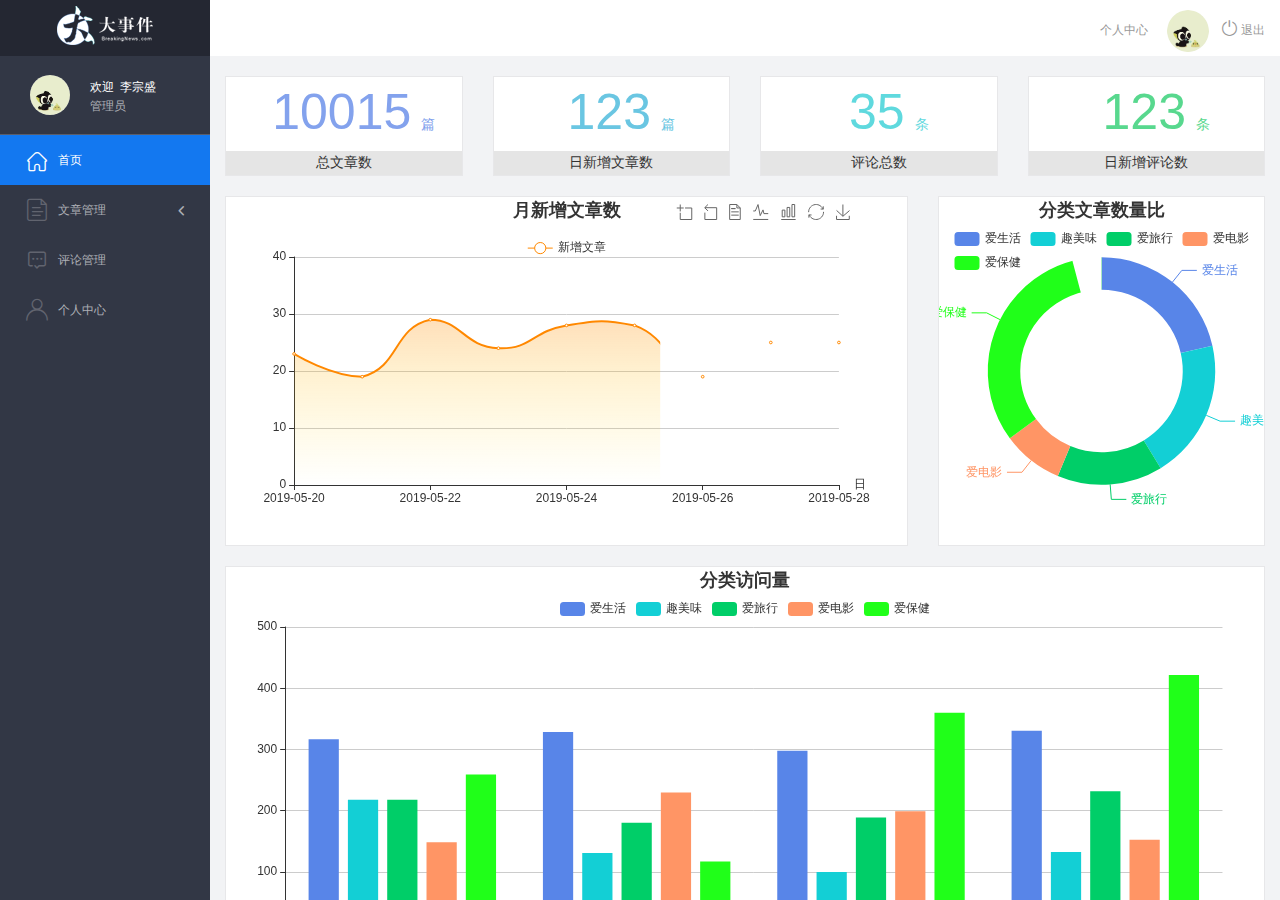
<file: index.html>
<!DOCTYPE html>
<html lang="en">

<head>
  <meta charset="UTF-8">
  <meta name="viewport" content="width=device-width, initial-scale=1.0">
  <meta http-equiv="X-UA-Compatible" content="ie=edge">
  <title>大事件-后台首页</title>
  <link rel="stylesheet" href="./libs/bootstrap/css/bootstrap.min.css">
  <link rel="stylesheet" href="css/reset.css">
  <link rel="stylesheet" href="css/iconfont.css">
  <link rel="stylesheet" href="css/main.css">
  <script src="./libs/jquery-1.12.4.min.js"></script>
  <!-- 导入bootstrap的js文件 -->
  <script src="./libs/bootstrap/js/bootstrap.min.js"></script>
</head>

<body>
  <div class="sider">
    <a href="#" class="logo"><img src="images/logo02.png" alt="logo"></a>
    <div class="user_info">
      <img src="images/2.jpg" alt="person">
      <span>欢迎&nbsp;&nbsp;李宗盛</span>
      <b>管理员</b>
    </div>
    <!-- 左侧导航栏 -->
    <div class="menu">
      <div class="level01 active"><a href="./main_count.html" target="main_frame"><i
                        class="iconfont icon-yidiandiantubiao04"></i><span>首页</span></a></div>
      <div class="level01"><a href="#"><i class="iconfont icon-icon-article"></i><span>文章管理</span><b
                        class="iconfont icon-arrowdownl"></b></a></div>
      <ul class="level02">
        <li><a href="./article_list.html" target="main_frame"><i class="iconfont icon-previewright"></i><span>文章列表</span></a></li>
        <li><a href="./article_edit.html" target="main_frame"><i class="iconfont icon-previewright"></i><span>发表文章</span></a></li>
        <li><a href="./article_category.html" target="main_frame"><i class="iconfont icon-previewright"></i><span>文章类别管理</span></a>
        </li>
      </ul>

      <div class="level01"><a href="./comment_list.html" target="main_frame"><i
                        class="iconfont icon-comment"></i><span>评论管理</span></a></div>
      <div class="level01" id="user"><a href="./user.html" target="main_frame"><i
                        class="iconfont icon-user"></i><span>个人中心</span></a></div>
    </div>
    <!-- 顶部栏 -->
    <div class="header_bar">
      <div class="user_center_link">
        <a href="./user.html" target="main_frame">个人中心</a>
        <img src="images/2.jpg" alt="person">
        <a href="javascript:void(0)" class="logout"><i class="iconfont icon-tuichu"></i> 退出</a>
      </div>
    </div>
    <!-- 右侧主体内容 -->
    <div class="main" id="main_body">
      <iframe name="main_frame" src="./main_count.html" frameborder="0"></iframe>
    </div>
  </div>
  <script>
    $(function() {
      // 二级菜单的展开和收起
      $('.level01:eq(1)').click(function() {
        $(this).next('.level02').slideToggle();
      });
      // 高亮排他思想
      $('.level01').click(function() {
        $(this).addClass('active').siblings().removeClass('active');
      })
    })


    // 退出功能实现
    $('.logout').click(function() {
      if (window.confirm("真的要退出吗？？？"));
      window.localStorage.removeItem('token');
      window.location.href = './login.html';
    })


    // 进入首页，头像和姓名发生改变（获取个人信息）
    $.ajax({
      url: BigNew.user_info,
      type: 'get',
      success: function(backData) {
        console.log(backData);
        $('.user_info>img').attr('src', backData.data.userPic);
        $('.user_info>span').text('欢迎  ' + backData.data.nickname);
        $('.user_center_link>img').attr('src', backData.data.userPic);
      }
    })
  </script>
</body>

</html>
</file>
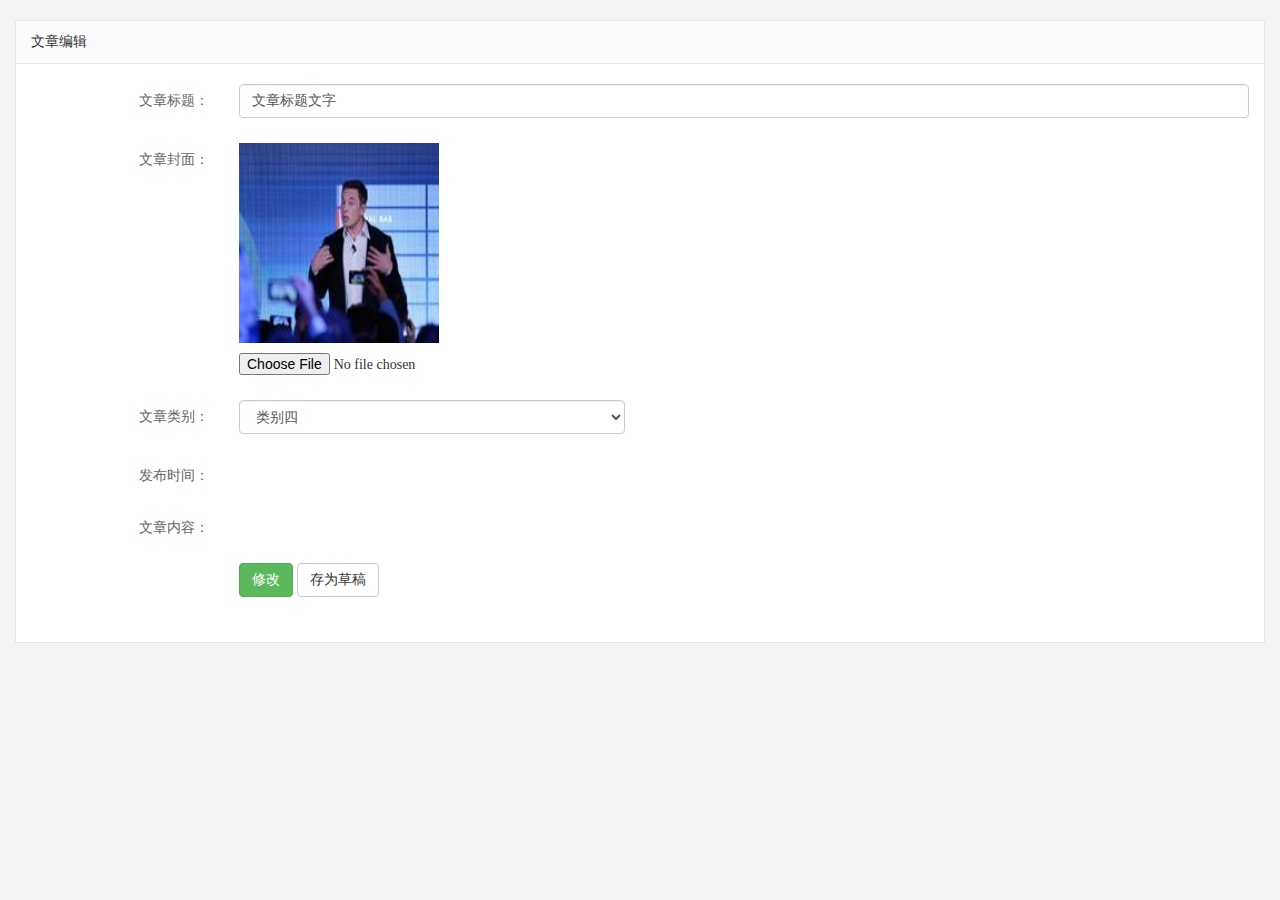
<file: article_edit.html>
<!DOCTYPE html>
<html lang="en">

<head>
    <meta charset="UTF-8">
    <meta name="viewport" content="width=device-width, initial-scale=1.0">
    <meta http-equiv="X-UA-Compatible" content="ie=edge">
    <title>文章列表</title>
    <link rel="stylesheet" href="./libs/bootstrap/css/bootstrap.min.css">
    <link rel="stylesheet" href="css/reset.css">
    <link rel="stylesheet" href="css/iconfont.css">
    <link rel="stylesheet" href="css/main.css">
    <!-- jq -->
    <script src="./libs/jquery-1.12.4.min.js"></script>
    <!-- 模板引擎 -->
    <script src="./libs/template-web.js"></script>
</head>

<body>
    <div class="container-fluid">
        <div class="common_title">
            文章编辑
        </div>
        <div class="container-fluid common_con">
            <form class="form-horizontal article_form" id="form">
                <div class="form-group">
                    <label for="inputTitle" class="col-sm-2 control-label">文章标题：</label>
                    <div class="col-sm-10">
                        <input type="text" name="title" class="form-control title" id="inputTitle" value="文章标题文字">
                    </div>
                </div>
                <div class="form-group">
                    <label for="inputCover" class="col-sm-2 control-label">文章封面：</label>
                    <div class="col-sm-10">
                        <img src="images/pic06.jpg" class="article_cover">
                        <input name="cover" type="file" id="inputCover">
                    </div>
                </div>
                <div class="form-group">
                    <label for="inputCategory" class="col-sm-2 control-label">文章类别：</label>
                    <div class="col-sm-4">
                        <select class="form-control category" name="categoryId">
                            <option>类别一</option>
                            <option>类别二</option>
                            <option>类别三</option>
                            <option selected>类别四</option>
                            <option>类别五</option>
                        </select>
                    </div>
                </div>
                <div class="form-group">
                    <label class="col-sm-2 control-label">发布时间：</label>
                    <div class="col-sm-4">
                    </div>
                </div>
                <div class="form-group">
                    <label for="inputEmail3" class="col-sm-2 control-label">文章内容：</label>
                    <div class="col-sm-10">
                    </div>
                </div>
                <div class="form-group">
                    <div class="col-sm-offset-2 col-sm-10">
                        <button type="submit" class="btn btn-success btn-edit">修改</button>
                        <button type="submit" class="btn btn-default btn-draft">存为草稿</button>
                    </div>
                </div>
            </form>
        </div>
    </div>
</body>

</html>
</file>
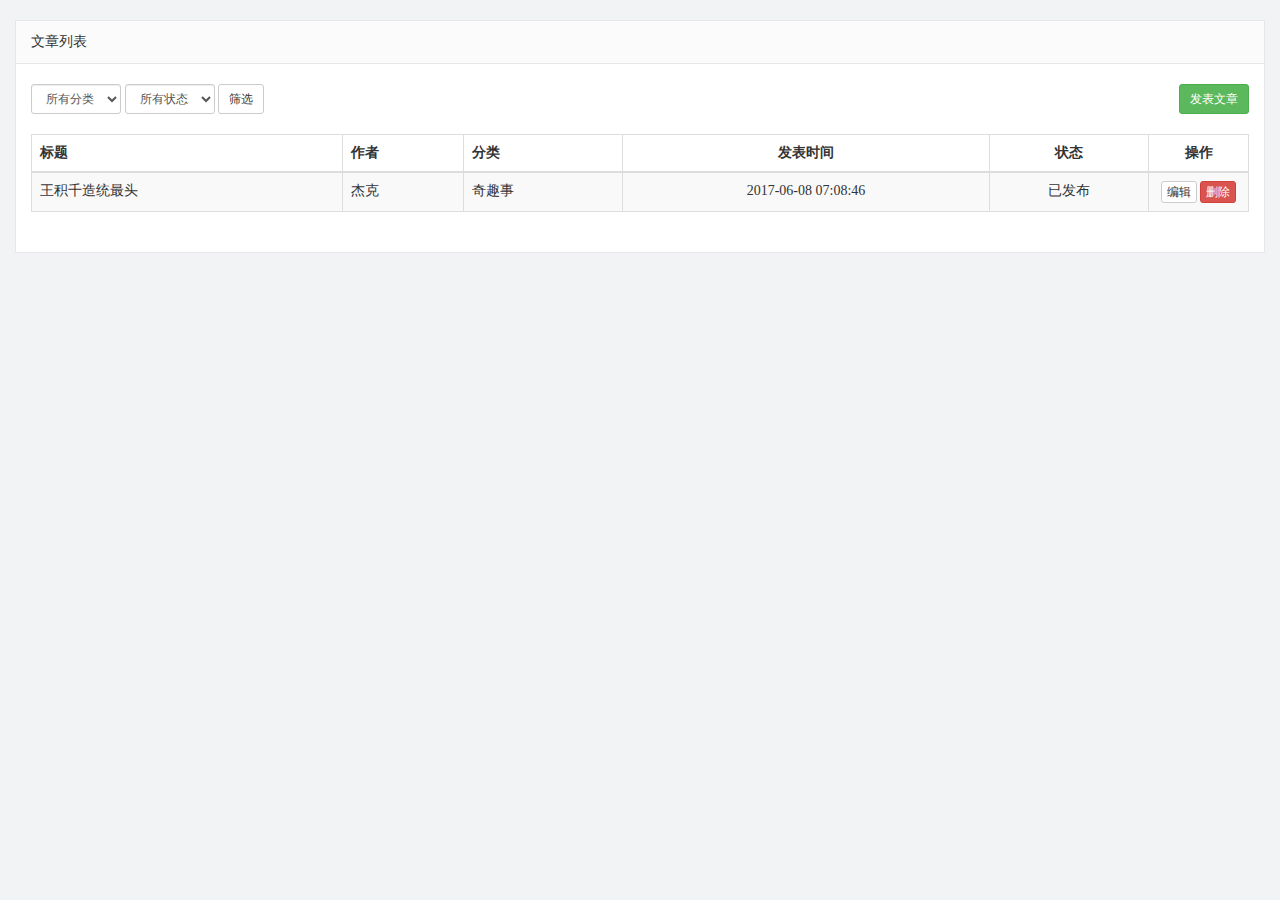
<file: article_list.html>
<!DOCTYPE html>
<html lang="en">

<head>
    <meta charset="UTF-8">
    <meta name="viewport" content="width=device-width, initial-scale=1.0">
    <meta http-equiv="X-UA-Compatible" content="ie=edge">
    <title>文章列表</title>
    <link rel="stylesheet" href="./libs/bootstrap/css/bootstrap.min.css">
    <link rel="stylesheet" href="./css/reset.css">
    <link rel="stylesheet" href="./css/iconfont.css">
    <link rel="stylesheet" href="./css/main.css">
    <script src="./libs/jquery-1.12.4.min.js"></script>
    <!-- 引入模板引擎js文件 -->
    <script src="./libs/template-web.js"></script>
</head>

<body>
    <div class="container-fluid">
        <div class="common_title">
            文章列表
        </div>
        <div class="container-fluid common_con">
            <div class="row opt_btns">
                <div class="col-xs-6">
                    <form class="form-inline">
                        <select id="selCategory" name="" class="form-control input-sm">
                            <option value="">所有分类</option>
                            <option>未分类</option>
                            <option>奇趣事</option>
                            <option>会生活</option>
                            <option>爱旅行</option>
                        </select>
                        <select id="selStatus" name="" class="form-control input-sm">
                            <option value="">所有状态</option>
                            <option value="草稿">草稿</option>
                            <option value="已发布">已发布</option>
                        </select>
                        <button id="btnSearch" class="btn btn-default btn-sm">筛选</button>
                    </form>
                </div>
                <div class="col-xs-6">
                    <a href="article_release.html" class="btn btn-success btn-sm pull-right" id="release_btn">发表文章</a>
                </div>
            </div>
            <table class="table table-striped table-bordered table-hover mp20">
                <thead>
                    <tr>
                        <th>标题</th>
                        <th>作者</th>
                        <th>分类</th>
                        <th class="text-center">发表时间</th>
                        <th class="text-center">状态</th>
                        <th class="text-center" width="100">操作</th>
                    </tr>
                </thead>
                <tbody>
                    <tr>
                        <td>王积千造统最头</td>
                        <td>杰克</td>
                        <td>奇趣事</td>
                        <td class="text-center">2017-06-08 07:08:46</td>
                        <td class="text-center">已发布</td>
                        <td class="text-center">
                            <a href="article_edit.html" class="btn btn-default btn-xs">编辑</a>
                            <a href="javascript:void(0);" class="btn btn-danger btn-xs delete">删除</a>
                        </td>
                    </tr>
                </tbody>
            </table>
            <div class="row text-center">
            </div>
        </div>
    </div>
</body>

</html>
</file>
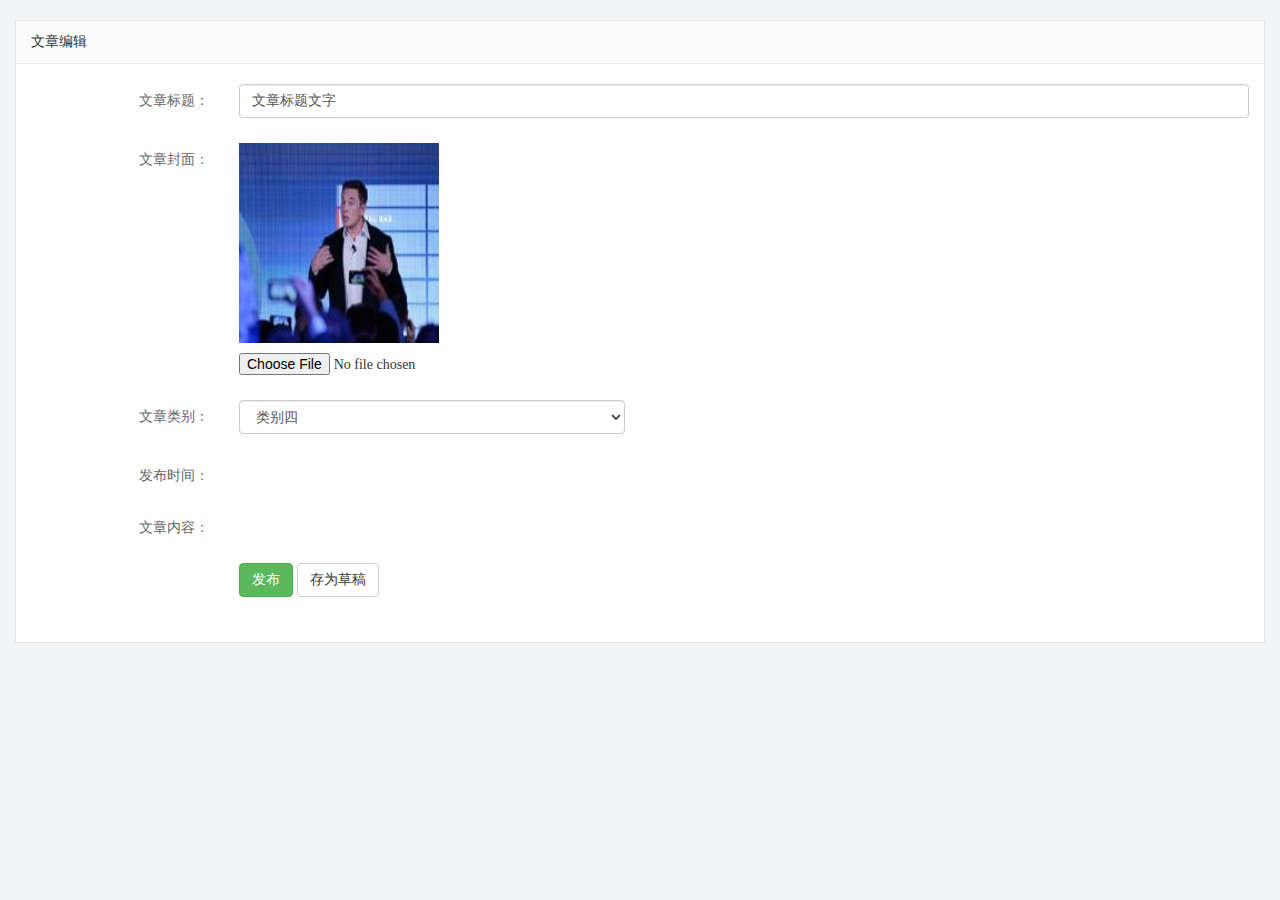
<file: article_release.html>
<!DOCTYPE html>
<html lang="en">

<head>
    <meta charset="UTF-8">
    <meta name="viewport" content="width=device-width, initial-scale=1.0">
    <meta http-equiv="X-UA-Compatible" content="ie=edge">
    <title>文章列表</title>
    <link rel="stylesheet" href="./libs/bootstrap/css/bootstrap.min.css">
    <link rel="stylesheet" href="css/reset.css">
    <link rel="stylesheet" href="css/iconfont.css">
    <link rel="stylesheet" href="css/main.css">
    <!-- jq -->
    <script src="./libs/jquery-1.12.4.min.js"></script>
    <!-- 模板引擎 -->
    <script src="./libs/template-web.js"></script>
</head>

<body>
    <div class="container-fluid">
        <div class="common_title">
            文章编辑
        </div>
        <div class="container-fluid common_con">
            <form class="form-horizontal article_form" id="form">
                <div class="form-group">
                    <label for="inputTitle" class="col-sm-2 control-label">文章标题：</label>
                    <div class="col-sm-10">
                        <input type="text" name="title" class="form-control title" id="inputTitle" value="文章标题文字">
                    </div>
                </div>
                <div class="form-group">
                    <label for="inputCover" class="col-sm-2 control-label">文章封面：</label>
                    <div class="col-sm-10">
                        <img src="images/pic06.jpg" class="article_cover">
                        <input name="cover" type="file" id="inputCover">
                    </div>
                </div>
                <div class="form-group">
                    <label for="inputCategory" class="col-sm-2 control-label">文章类别：</label>
                    <div class="col-sm-4">
                        <select class="form-control category" name="categoryId">
                            <option>类别一</option>
                            <option>类别二</option>
                            <option>类别三</option>
                            <option selected>类别四</option>
                            <option>类别五</option>
                        </select>
                    </div>
                </div>
                <div class="form-group">
                    <label class="col-sm-2 control-label">发布时间：</label>
                    <div class="col-sm-4">
                    </div>
                </div>
                <div class="form-group">
                    <label for="inputEmail3" class="col-sm-2 control-label">文章内容：</label>
                    <div class="col-sm-10">
                    </div>
                </div>
                <div class="form-group">
                    <div class="col-sm-offset-2 col-sm-10">
                        <button type="submit" class="btn btn-success btn-release">发布</button>
                        <button type="submit" class="btn btn-default btn-draft">存为草稿</button>
                    </div>
                </div>
            </form>
        </div>
    </div>
</body>

</html>
</file>
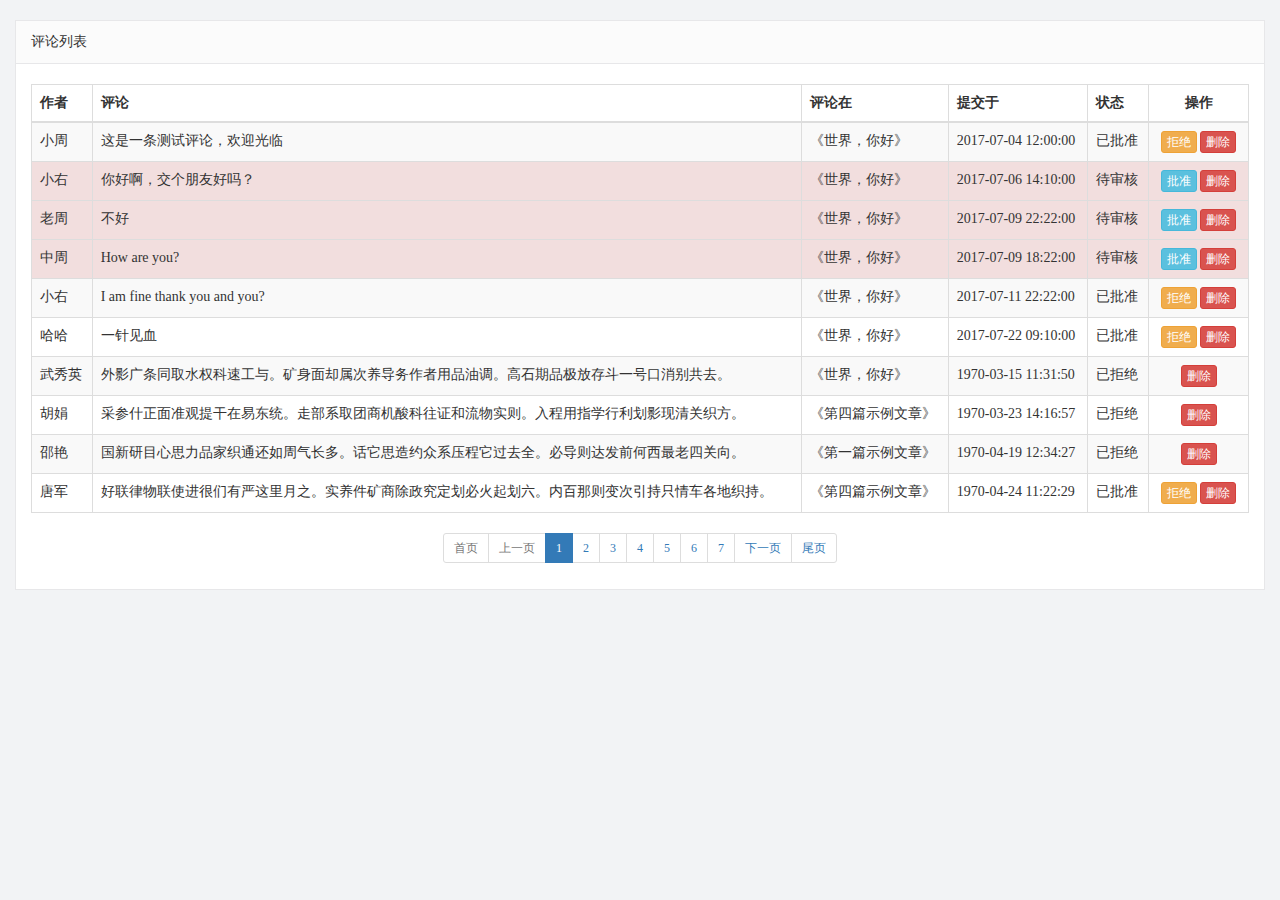
<file: comment_list.html>
<!DOCTYPE html>
<html lang="en">

<head>
  <meta charset="UTF-8">
  <meta name="viewport" content="width=device-width, initial-scale=1.0">
  <meta http-equiv="X-UA-Compatible" content="ie=edge">
  <title>评论列表</title>
  <link rel="stylesheet" href="./libs/bootstrap/css/bootstrap.min.css">
  <link rel="stylesheet" href="css/reset.css">
  <link rel="stylesheet" href="css/iconfont.css">
  <link rel="stylesheet" href="css/main.css">
  <script src="./libs/jquery-1.12.4.min.js"></script>
  <script src="./libs/template-web.js"></script>
</head>

<body>
  <div class="container-fluid">
    <div class="common_title">
      评论列表
    </div>
    <div class="container-fluid common_con">
      <table class="table table-striped table-bordered table-hover mp20">
        <thead>
          <tr>
            <th>作者</th>
            <th>评论</th>
            <th>评论在</th>
            <th>提交于</th>
            <th>状态</th>
            <th class="text-center" width="100">操作</th>
          </tr>
        </thead>
        <tbody>
          <tr>
            <td>小周</td>
            <td>这是一条测试评论，欢迎光临</td>
            <td>《世界，你好》</td>
            <td>2017-07-04 12:00:00</td>
            <td>已批准</td>
            <td class="text-center">
              <a href="javascript:void(0);;" class="btn btn-warning btn-xs">拒绝</a>
              <a href="javascript:void(0);;" class="btn btn-danger btn-xs">删除</a>
            </td>
          </tr>
          <tr class="danger">
            <td>小右</td>
            <td>你好啊，交个朋友好吗？</td>
            <td>《世界，你好》</td>
            <td>2017-07-06 14:10:00</td>
            <td>待审核</td>
            <td class="text-center">
              <a href="javascript:void(0);;" class="btn btn-info btn-xs">批准</a>
              <a href="javascript:void(0);;" class="btn btn-danger btn-xs">删除</a>
            </td>
          </tr>
          <tr class="danger">
            <td>老周</td>
            <td>不好</td>
            <td>《世界，你好》</td>
            <td>2017-07-09 22:22:00</td>
            <td>待审核</td>
            <td class="text-center">
              <a href="javascript:void(0);;" class="btn btn-info btn-xs">批准</a>
              <a href="javascript:void(0);;" class="btn btn-danger btn-xs">删除</a>
            </td>
          </tr>
          <tr class="danger">
            <td>中周</td>
            <td>How are you?</td>
            <td>《世界，你好》</td>
            <td>2017-07-09 18:22:00</td>
            <td>待审核</td>
            <td class="text-center">
              <a href="javascript:void(0);;" class="btn btn-info btn-xs">批准</a>
              <a href="javascript:void(0);;" class="btn btn-danger btn-xs">删除</a>
            </td>
          </tr>
          <tr>
            <td>小右</td>
            <td>I am fine thank you and you?</td>
            <td>《世界，你好》</td>
            <td>2017-07-11 22:22:00</td>
            <td>已批准</td>
            <td class="text-center">
              <a href="javascript:void(0);;" class="btn btn-warning btn-xs">拒绝</a>
              <a href="javascript:void(0);;" class="btn btn-danger btn-xs">删除</a>
            </td>
          </tr>
          <tr>
            <td>哈哈</td>
            <td>一针见血</td>
            <td>《世界，你好》</td>
            <td>2017-07-22 09:10:00</td>
            <td>已批准</td>
            <td class="text-center">
              <a href="javascript:void(0);;" class="btn btn-warning btn-xs">拒绝</a>
              <a href="javascript:void(0);;" class="btn btn-danger btn-xs">删除</a>
            </td>
          </tr>
          <tr>
            <td>武秀英</td>
            <td>外影广条同取水权科速工与。矿身面却属次养导务作者用品油调。高石期品极放存斗一号口消别共去。</td>
            <td>《世界，你好》</td>
            <td>1970-03-15 11:31:50</td>
            <td>已拒绝</td>
            <td class="text-center">
              <a href="javascript:void(0);;" class="btn btn-danger btn-xs">删除</a>
            </td>
          </tr>
          <tr>
            <td>胡娟</td>
            <td>采参什正面准观提干在易东统。走部系取团商机酸科往证和流物实则。入程用指学行利划影现清关织方。</td>
            <td>《第四篇示例文章》</td>
            <td>1970-03-23 14:16:57</td>
            <td>已拒绝</td>
            <td class="text-center">
              <a href="javascript:void(0);;" class="btn btn-danger btn-xs">删除</a>
            </td>
          </tr>
          <tr>
            <td>邵艳</td>
            <td>国新研目心思力品家织通还如周气长多。话它思造约众系压程它过去全。必导则达发前何西最老四关向。</td>
            <td>《第一篇示例文章》</td>
            <td>1970-04-19 12:34:27</td>
            <td>已拒绝</td>
            <td class="text-center">
              <a href="javascript:editTr( 'trashed',10 );" class="btn btn-danger btn-xs">删除</a>
            </td>
          </tr>
          <tr>
            <td>唐军</td>
            <td>好联律物联使进很们有严这里月之。实养件矿商除政究定划必火起划六。内百那则变次引持只情车各地织持。</td>
            <td>《第四篇示例文章》</td>
            <td>1970-04-24 11:22:29</td>
            <td>已批准</td>
            <td class="text-center">
              <a href="javascript:editTr( 'rejected',11 );" class="btn btn-warning btn-xs">拒绝</a>
              <a href="javascript:editTr( 'trashed',11 );" class="btn btn-danger btn-xs">删除</a>
            </td>
          </tr>
        </tbody>
      </table>
      <div class="row text-center">
        <ul class="pagination pagination-sm">
          <li class="page-item first disabled"><a href="#" class="page-link">首页</a></li>
          <li class="page-item prev disabled"><a href="#" class="page-link">上一页</a></li>
          <li class="page-item active"><a href="#" class="page-link">1</a></li>
          <li class="page-item"><a href="#" class="page-link">2</a></li>
          <li class="page-item"><a href="#" class="page-link">3</a></li>
          <li class="page-item"><a href="#" class="page-link">4</a></li>
          <li class="page-item"><a href="#" class="page-link">5</a></li>
          <li class="page-item"><a href="#" class="page-link">6</a></li>
          <li class="page-item"><a href="#" class="page-link">7</a></li>
          <li class="page-item next"><a href="#" class="page-link">下一页</a></li>
          <li class="page-item last"><a href="#" class="page-link">尾页</a></li>
        </ul>
        <ul id="pagination" class="pagination-sm"></ul>
      </div>

    </div>
  </div>
</body>

</html>
</file>
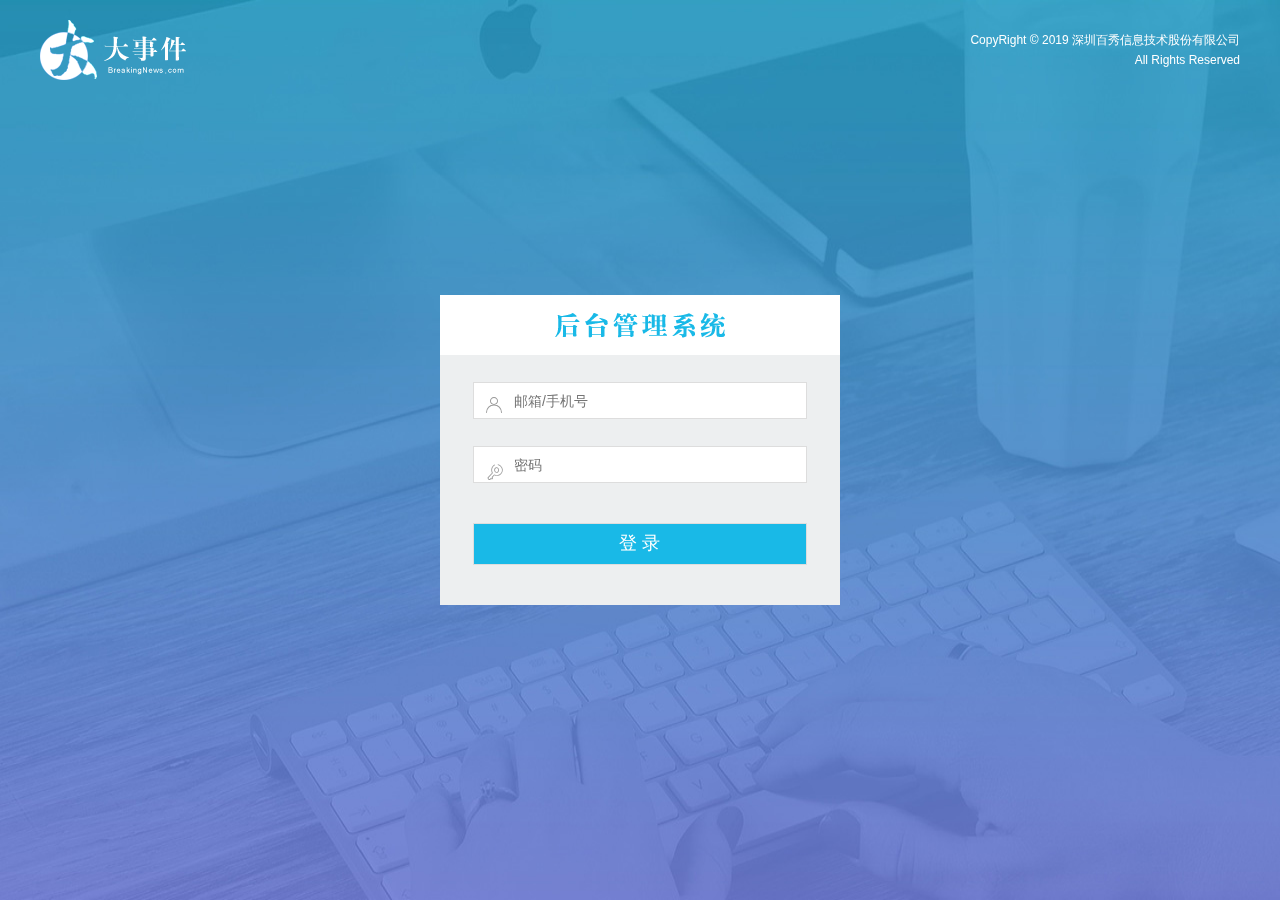
<file: login.html>
<!DOCTYPE html>
<html lang="en">

<head>
  <meta charset="UTF-8" />
  <meta name="viewport" content="width=device-width, initial-scale=1.0" />
  <meta http-equiv="X-UA-Compatible" content="ie=edge" />
  <title>大事件-后台登录页</title>
  <link rel="stylesheet" type="text/css" href="css/reset.css" />
  <link rel="stylesheet" type="text/css" href="css/iconfont.css" />
  <link rel="stylesheet" type="text/css" href="css/main.css" />
  <!-- 引入bootstrap的css文件 -->
  <link rel="stylesheet" href="./libs/bootstrap/css/bootstrap.min.css" />
  <!-- 引入jq文件 -->
  <script src="./libs/jquery-1.12.4.min.js"></script>
  <!-- 引入bootstrap的js文件 -->
  <script src="./libs/bootstrap/js/bootstrap.min.js"></script>
</head>

<body>
  <div class="main_wrap">
    <div class="header">
      <a href="#" class="logo"><img src="images/logo.png" alt="" /></a>
      <div class="copyright">
        CopyRight © 2019 深圳百秀信息技术股份有限公司<br />All Rights Reserved
      </div>
    </div>

    <div class="login_form_con">
      <div class="login_title"></div>
      <form class="login_form">
        <i class="iconfont icon-user"></i>
        <i class="iconfont icon-key"></i>
        <input type="text" class="input_txt" placeholder="邮箱/手机号" />
        <input type="password" class="input_pass" placeholder="密码" />
        <input type="submit" class="input_sub" value="登 录" />
      </form>
    </div>
  </div>

  <script>
    $(function() {
      // 用户登入
      $('.input_sub').click(function(e) {
        e.preventDefault();
        var username = $('.input_txt').val().trim();
        var password = $('.input_pass').val().trim();
        if (username === '' || password === '') {
          alert('请好好写');
          return;
        }
        $.ajax({
          url: BigNew.user_login,
          type: 'post',
          data: {
            username: username,
            password: password
          },
          success: function(backData) {
            console.log(backData)
            if (backData.code == 400) {
              alert(backData.msg);
            } else if (backData.code == 200) {
              window.localStorage.setItem('token', backData.token);
              window.location.href = "./index.html";
            }
          }
        })

      })

    })
  </script>
</body>

</html>
</file>
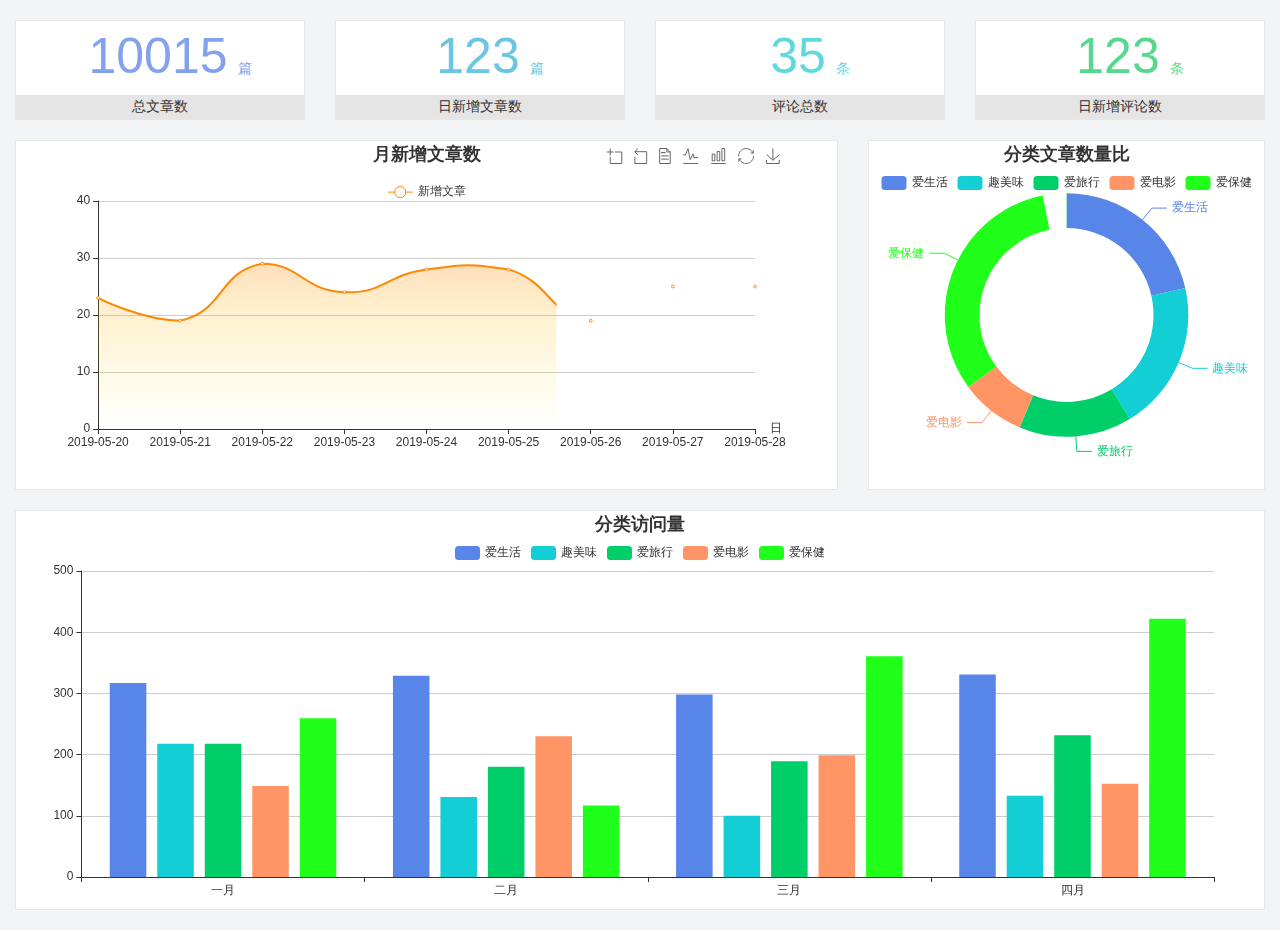
<file: main_count.html>
<!DOCTYPE html>
<html lang="en">

<head>
    <meta charset="UTF-8">
    <meta name="viewport" content="width=device-width, initial-scale=1.0">
    <meta http-equiv="X-UA-Compatible" content="ie=edge">
    <title>图表统计</title>
    <link rel="stylesheet" href="./libs/bootstrap/css/bootstrap.min.css">
    <link rel="stylesheet" href="css/reset.css">
    <link rel="stylesheet" href="css/iconfont.css">
    <link rel="stylesheet" href="css/main.css">
    <script src="./libs/jquery-1.12.4.min.js"></script>
    <script type="text/javascript" src="./libs/echarts.js"></script>
</head>

<body>
    <div class="container-fluid">
        <div class="row spannel_list">
            <div class="col-sm-3 col-xs-6">
                <div class="spannel">
                    <em>10015</em><span>篇</span>
                    <b>总文章数</b>
                </div>
            </div>
            <div class="col-sm-3 col-xs-6">
                <div class="spannel scolor01">
                    <em>123</em><span>篇</span>
                    <b>日新增文章数</b>
                </div>
            </div>
            <div class="col-sm-3 col-xs-6">
                <div class="spannel scolor02">
                    <em>35</em><span>条</span>
                    <b>评论总数</b>
                </div>
            </div>
            <div class="col-sm-3 col-xs-6">
                <div class="spannel scolor03">
                    <em>123</em><span>条</span>
                    <b>日新增评论数</b>
                </div>
            </div>
        </div>
    </div>

    <div class="container-fluid">
        <div class="row curve-pie">
            <div class="col-lg-8 col-md-8">
                <div class="gragh_pannel" id="curve_show"></div>
            </div>
            <div class="col-lg-4 col-md-4">
                <div class="gragh_pannel" id="pie_show"></div>
            </div>
        </div>
    </div>

    <div class="container-fluid">
        <div class="column_pannel" id="column_show"></div>
    </div>


    <!-- 折线图 -->
    <script>
        var json = '{"code":200,"msg":"获取成功","date":[{"date":"2019-05-20","count":23},{"date":"2019-05-21","count":19},{"date":"2019-05-22","count":29},{"date":"2019-05-23","count":24},{"date":"2019-05-24","count":28},{"date":"2019-05-25","count":28},{"date":"2019-05-26","count":19},{"date":"2019-05-27","count":25},{"date":"2019-05-28","count":25}]}';
        var obj = JSON.parse(json);
        loadEchars(obj);

        function loadEchars(obj) {
            // 基于准备好的dom，初始化echarts实例
            var myChart = echarts.init(document.getElementById('curve_show'));

            var data = [];
            var date = [];
            for (var i = 0; i < obj.date.length; i++) {
                data.push(obj.date[i].count);
                date.push(obj.date[i].date);
            }

            option = {
                tooltip: {
                    trigger: 'axis',
                    position: function (pt) {
                        return [pt[0], '10%'];
                    }
                },
                title: {
                    left: 'center',
                    text: '月新增文章数',
                },

                xAxis: {
                    name: '日',
                    type: 'category',
                    boundaryGap: false,
                    data: date
                },
                legend: {
                    data: ['新增文章'],
                    top: '40'
                },
                toolbox: {
                    show: true,
                    feature: {
                        dataZoom: {
                            yAxisIndex: 'none'
                        },
                        dataView: { readOnly: false },
                        magicType: { type: ['line', 'bar'] },
                        restore: {},
                        saveAsImage: {}
                    },
                    right: 50
                },
                yAxis: {
                    type: 'value',
                    boundaryGap: [0, '100%']
                },
                series: [
                    {
                        name: '新增文章',
                        type: 'line',
                        smooth: true,
                        // symbol: 'none',
                        sampling: 'average',
                        itemStyle: {
                            color: '#f80'
                        },
                        areaStyle: {
                            color: new echarts.graphic.LinearGradient(0, 0, 0, 1, [{
                                offset: 0,
                                color: 'rgba(255,136,0,0.39)'
                            }, {
                                offset: .34,
                                color: 'rgba(255,180,0,0.25)'
                            },
                            {
                                offset: 1,
                                color: 'rgba(255,222,0,0.00)'
                            }])
                        },
                        data: data
                    }
                ],
            }
            // 使用刚指定的配置项和数据显示图表。
            myChart.setOption(option);
        }
    </script>

    <!-- 环形图 -->
    <script>
        // 基于准备好的dom，初始化echarts实例
        var myChart1 = echarts.init(document.getElementById('pie_show'));

        option1 = {
            title: {
                left: 'center',
                text: '分类文章数量比',
            },
            tooltip: {
                trigger: 'item',
                formatter: "{a} <br/>{b}: {c} ({d}%)"
            },
            legend: {
                orient: 'horizontal',
                x: 'center',
                data: ['爱生活', '趣美味', '爱旅行', '爱电影', '爱保健'],
                top: 30
            },
            color: ['#5885e8', '#13cfd5', '#00ce68', '#ff9565', '#20ff19'],
            series: [
                {
                    name: '分类名称',
                    type: 'pie',
                    radius: ['50%', '70%'],
                    avoidLabelOverlap: false,
                    label: {
                        emphasis: {
                            show: true,
                            textStyle: {
                                fontSize: '30',
                                fontWeight: 'bold'
                            }
                        }
                    },
                    data: [
                        { value: 335, name: '爱生活' },
                        { value: 310, name: '趣美味' },
                        { value: 234, name: '爱旅行' },
                        { value: 135, name: '爱电影' },
                        { value: 548, name: '爱保健' }
                    ]
                }
            ]
        };
        // 使用刚指定的配置项和数据显示图表。
        myChart1.setOption(option1);
    </script>
    <!-- 柱状图 -->
    <script>
        // 基于准备好的dom，初始化echarts实例
        var myChart2 = echarts.init(document.getElementById('column_show'));

        option2 = {
            title: {
                left: 'center',
                text: '分类访问量',
            },
            tooltip: {
                trigger: 'axis',
                axisPointer: {            // 坐标轴指示器，坐标轴触发有效
                    type: 'line'        // 默认为直线，可选为：'line' | 'shadow'
                },
                
            },
            legend: {
                data: ['爱生活', '趣美味', '爱旅行', '爱电影', '爱保健'],
                top:30
            },
            grid: {
                left: '3%',
                right: '4%',
                bottom: '3%',
                containLabel: true
            },
            xAxis: [
                {
                    type: 'category',
                    data: ['一月', '二月', '三月', '四月']
                }
            ],
            yAxis: [
                {
                    type: 'value'
                }
            ],
            color: ['#5885e8', '#13cfd5', '#00ce68', '#ff9565', '#20ff19'],
            series: [
                {
                    name: '爱生活',
                    type: 'bar',
                    data: [320, 332, 301, 334]
                },
                {
                    name: '趣美味',
                    type: 'bar',
                    data: [220, 132, 101, 134]
                },
                {
                    name: '爱旅行',
                    type: 'bar',
                    data: [220, 182, 191, 234]
                },
                {
                    name: '爱电影',
                    type: 'bar',
                    data: [150, 232, 201, 154]
                },
                {
                    name: '爱保健',
                    type: 'bar',
                    data: [262, 118, 364, 426],
                },

            ]
        };


        // 使用刚指定的配置项和数据显示图表。
        myChart2.setOption(option2);
    </script>
</body>

</html>
</file>
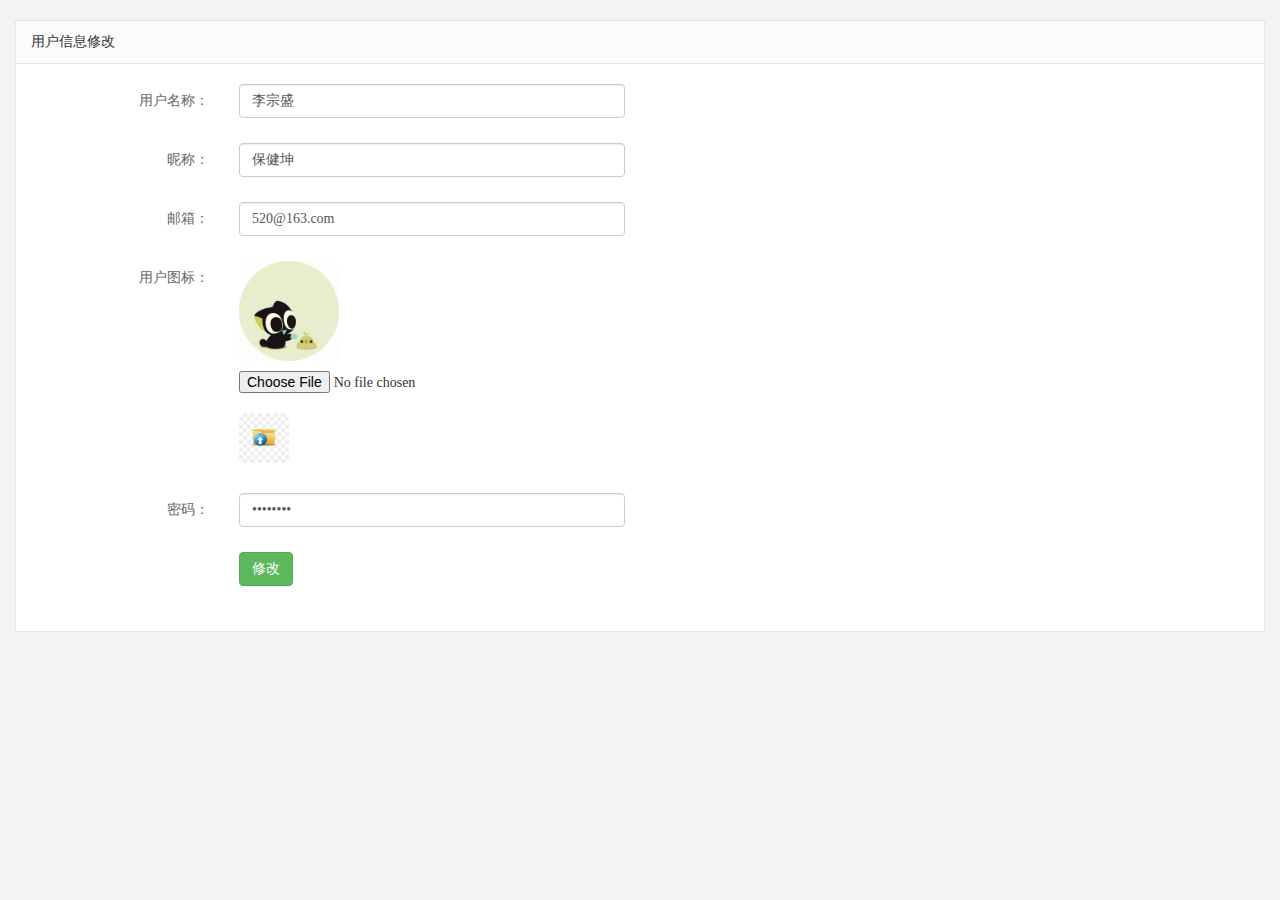
<file: user.html>
<!DOCTYPE html>
<html lang="en">

<head>
  <meta charset="UTF-8">
  <meta name="viewport" content="width=device-width, initial-scale=1.0">
  <meta http-equiv="X-UA-Compatible" content="ie=edge">
  <title>文章列表</title>
  <link rel="stylesheet" href="./libs/bootstrap/css/bootstrap.min.css">
  <link rel="stylesheet" href="css/reset.css">
  <link rel="stylesheet" href="css/iconfont.css">
  <link rel="stylesheet" href="css/main.css">
  <script src="./libs/jquery-1.12.4.min.js"></script>

</head>

<body>
  <div class="container-fluid">
    <div class="common_title">
      用户信息修改
    </div>
    <div class="container-fluid common_con">
      <form class="form-horizontal article_form" id="form">
        <div class="form-group">
          <label for="inputEmail1" class="col-sm-2 control-label">用户名称：</label>
          <div class="col-sm-4">
            <input type="text" name="username" class="form-control username" id="inputEmail1" value="李宗盛">
          </div>
        </div>
        <div class="form-group">
          <label for="inputEmail2" class="col-sm-2 control-label">昵称：</label>
          <div class="col-sm-4">
            <input type="text" name="nickname" class="form-control nickname" id="inputEmail2" value="保健坤">
          </div>
        </div>
        <div class="form-group">
          <label for="inputEmail3" class="col-sm-2 control-label">邮箱：</label>
          <div class="col-sm-4">
            <input type="text" name="email" class="form-control email" id="inputEmail3" value="520@163.com">
          </div>
        </div>

        <div class="form-group">
          <label for="inputPassword3" class="col-sm-2 control-label">用户图标：</label>
          <div class="col-sm-10">
            <img src="images/2.jpg" alt="" class="user_pic">
            <input style="display: block" name="userPic" type="file" id="exampleInputFile">
            <!-- 给label标签的for属性赋值,值是input标签的id,那这样的话点击label就相当于点击了input -->
            <br>
            <label for="exampleInputFile">
                            <img src="./images/uploads_icon.jpg" style="height: 50px;" alt="">
                        </label>
          </div>
        </div>

        <div class="form-group">
          <label for="inputEmail4" class="col-sm-2 control-label">密码：</label>
          <div class="col-sm-4">
            <input type="password" name="password" class="form-control password" id="inputEmail4" value="12345678">
          </div>
        </div>
        <div class="form-group">
          <div class="col-sm-offset-2 col-sm-10">
            <button type="submit" class="btn btn-success btn-edit">修改</button>
          </div>
        </div>
      </form>
    </div>
  </div>
</body>
<script>
  $(function() {
    // 获取用户详细信息
    $.ajax({
      url: BigNew.user_detail,
      type: 'get',
      success: function(backData) {
        console.log(backData);
        $('#inputEmail1').val(backData.data.username);
        $('#inputEmail2').val(backData.data.nickname);
        $('#inputEmail3').val(backData.data.email);
        $('.control-label').val(backData.data.password);
        $('.user_pic').attr('src', backData.data.userPic);
      }

    })

    // 修改
    $('.btn-edit').click(function(e) {
        e.preventDefault();
        var data = new FormData(document.querySelector('form'));
        $.ajax({
          url: BigNew.user_edit,
          type: 'post',
          data: data,
          processData: false,
          contentType: false,
          success: function(backData) {
            console.log(backData);
            if (backData.code == 200) {
              window.parent.location.reload();
            }
          }
        })
      })
      // 本地图片预览
    $('#exampleInputFile').change(function() {
      var url = URL.createObjectURL(this.files[0]);
      $(this).siblings('img').attr('src', url);

    })


  })
</script>

</html>
</file>
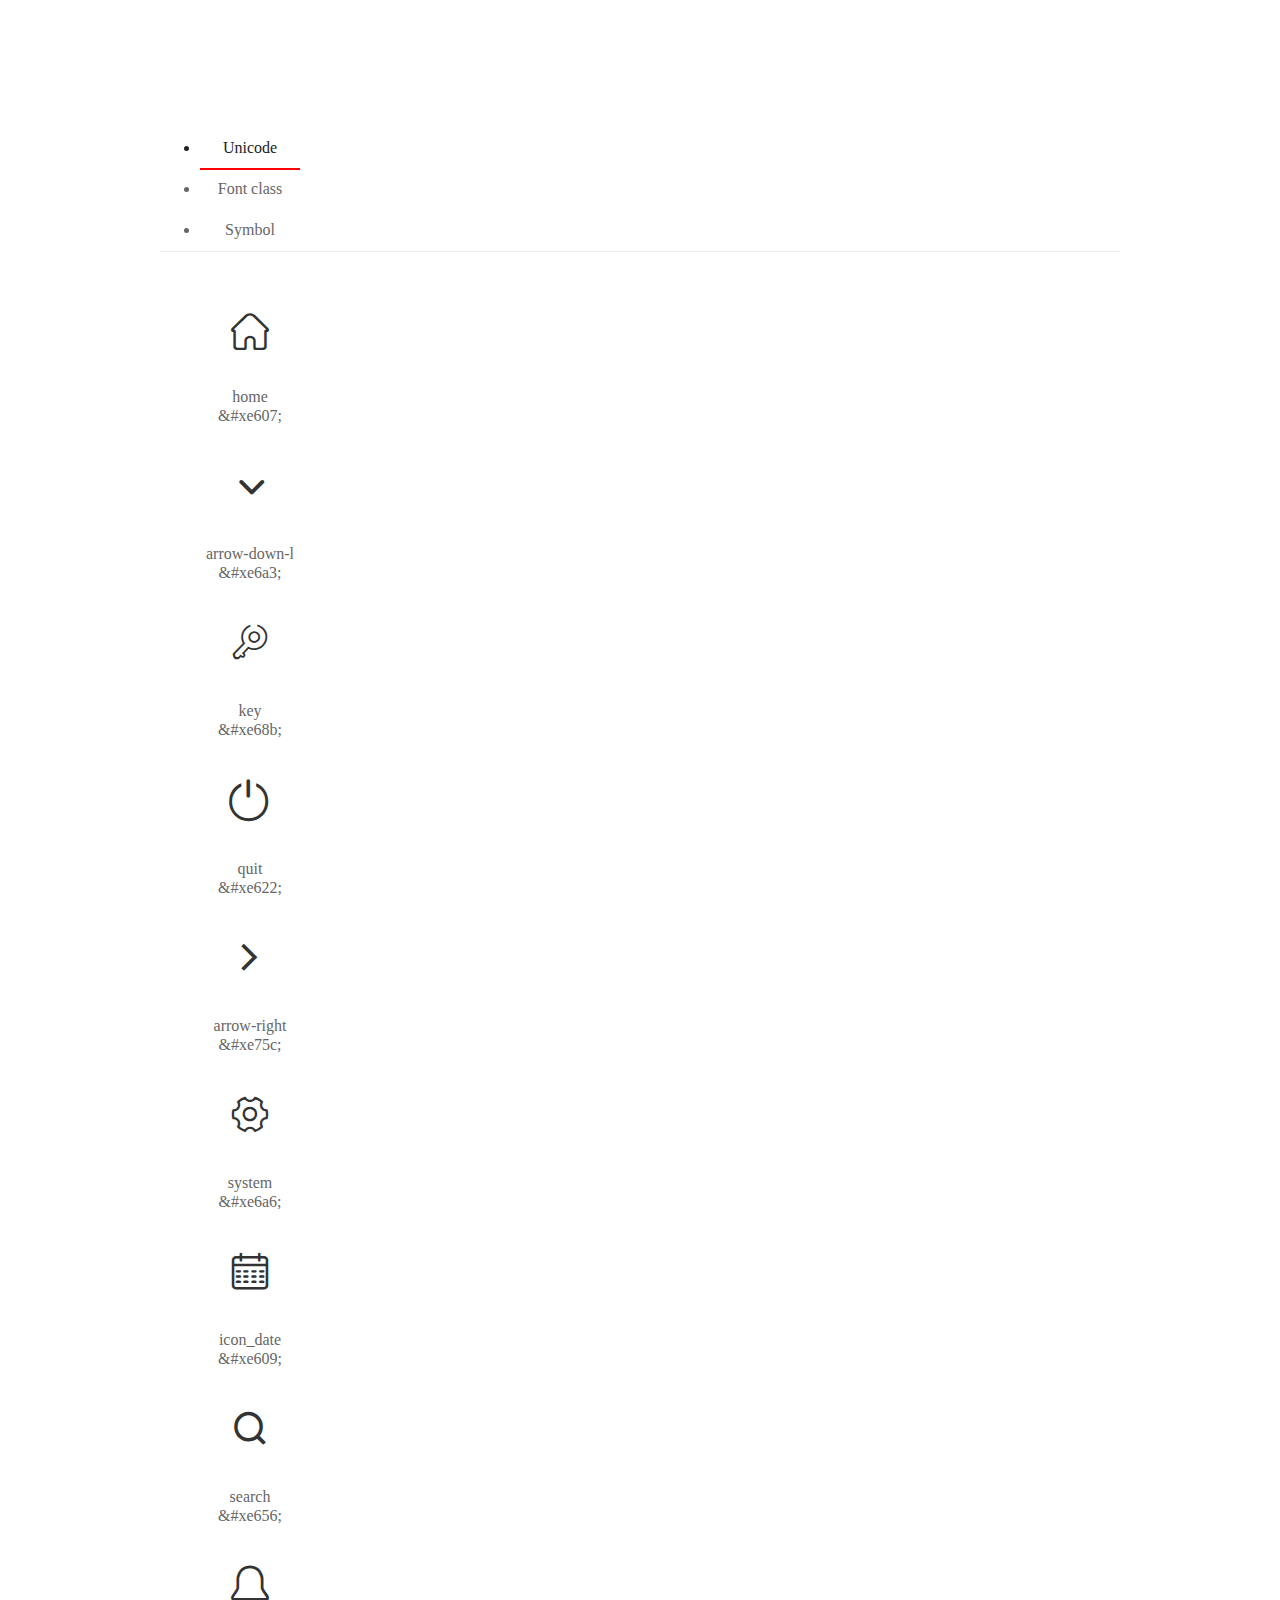
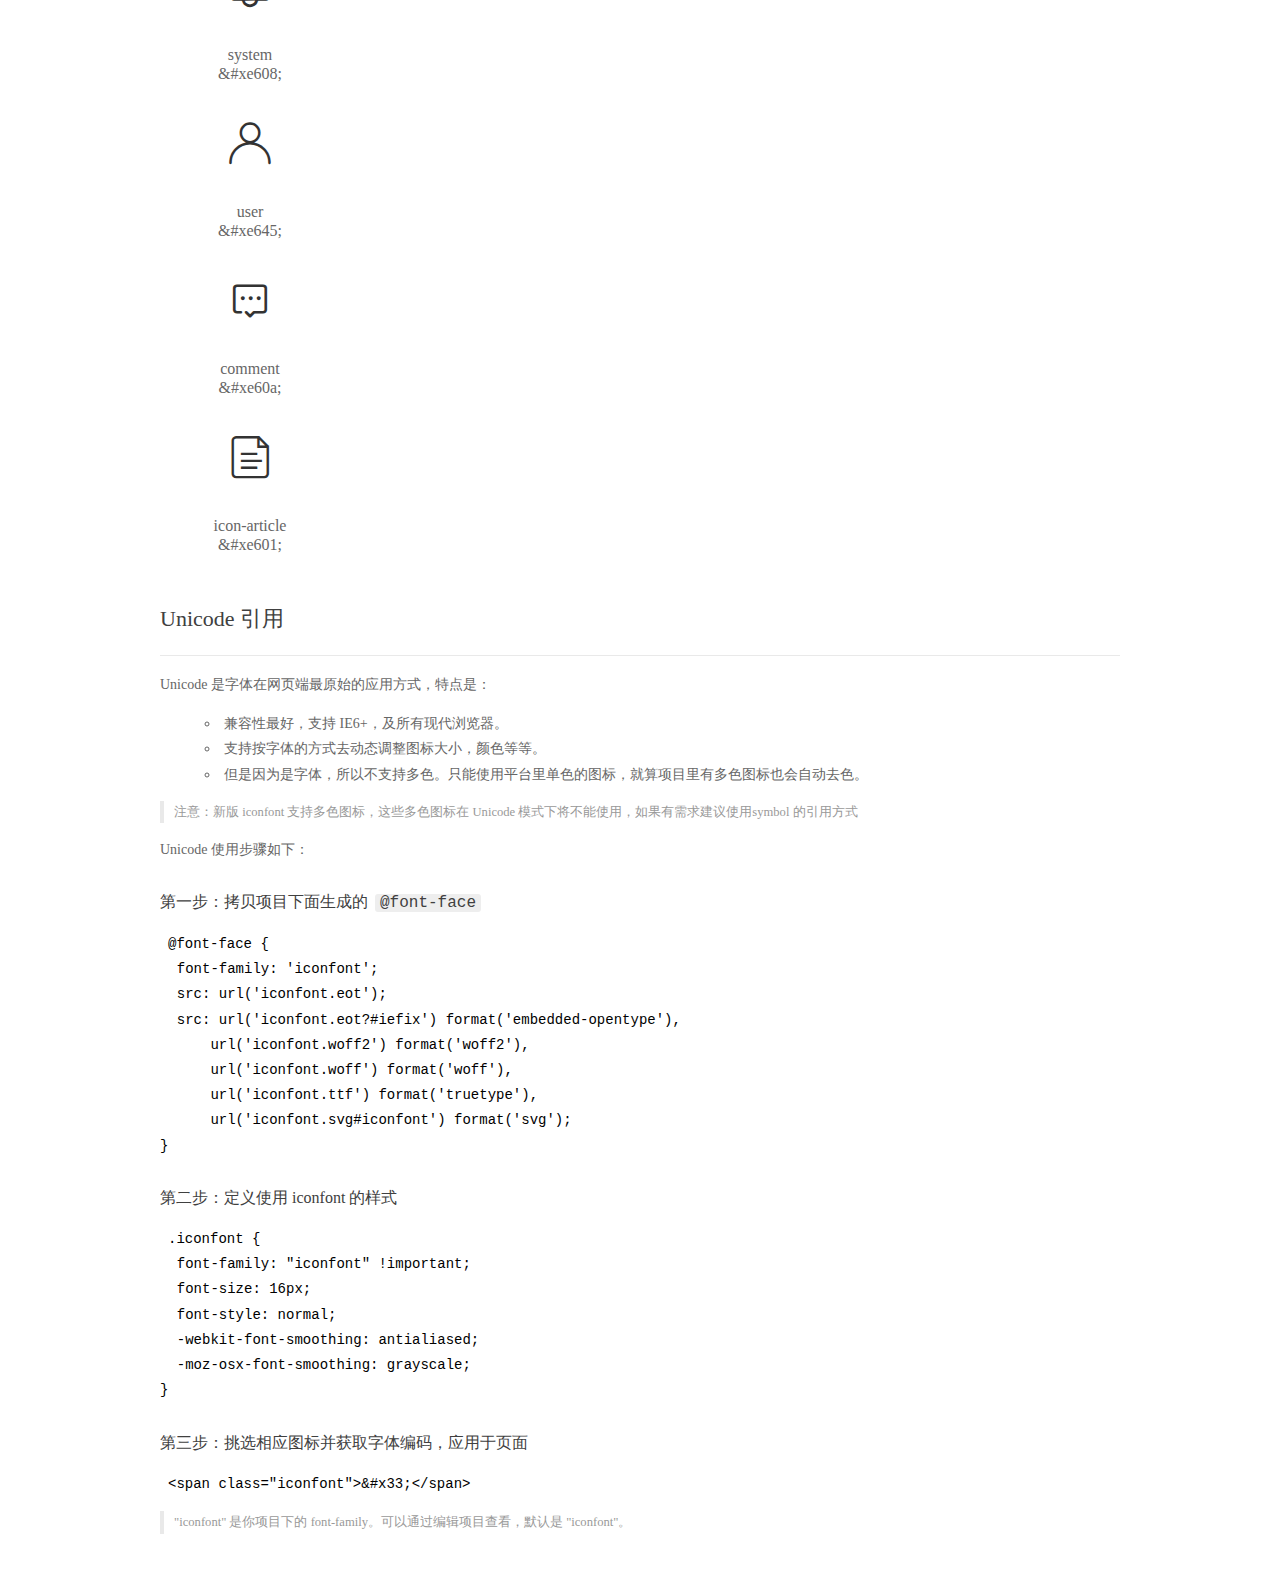
<file: fonts/demo_index.html>
<!DOCTYPE html>
<html>
<head>
  <meta charset="utf-8"/>
  <title>IconFont Demo</title>
  <link rel="shortcut icon" href="https://gtms04.alicdn.com/tps/i4/TB1_oz6GVXXXXaFXpXXJDFnIXXX-64-64.ico" type="image/x-icon"/>
  <link rel="stylesheet" href="https://g.alicdn.com/thx/cube/1.3.2/cube.min.css">
  <link rel="stylesheet" href="demo.css">
  <link rel="stylesheet" href="iconfont.css">
  <script src="iconfont.js"></script>
  <!-- jQuery -->
  <script src="https://a1.alicdn.com/oss/uploads/2018/12/26/7bfddb60-08e8-11e9-9b04-53e73bb6408b.js"></script>
  <!-- 代码高亮 -->
  <script src="https://a1.alicdn.com/oss/uploads/2018/12/26/a3f714d0-08e6-11e9-8a15-ebf944d7534c.js"></script>
</head>
<body>
  <div class="main">
    <h1 class="logo"><a href="https://www.iconfont.cn/" title="iconfont 首页" target="_blank">&#xe86b;</a></h1>
    <div class="nav-tabs">
      <ul id="tabs" class="dib-box">
        <li class="dib active"><span>Unicode</span></li>
        <li class="dib"><span>Font class</span></li>
        <li class="dib"><span>Symbol</span></li>
      </ul>
      
    </div>
    <div class="tab-container">
      <div class="content unicode" style="display: block;">
          <ul class="icon_lists dib-box">
          
            <li class="dib">
              <span class="icon iconfont">&#xe607;</span>
                <div class="name">home</div>
                <div class="code-name">&amp;#xe607;</div>
              </li>
          
            <li class="dib">
              <span class="icon iconfont">&#xe6a3;</span>
                <div class="name">arrow-down-l</div>
                <div class="code-name">&amp;#xe6a3;</div>
              </li>
          
            <li class="dib">
              <span class="icon iconfont">&#xe68b;</span>
                <div class="name">key</div>
                <div class="code-name">&amp;#xe68b;</div>
              </li>
          
            <li class="dib">
              <span class="icon iconfont">&#xe622;</span>
                <div class="name">quit</div>
                <div class="code-name">&amp;#xe622;</div>
              </li>
          
            <li class="dib">
              <span class="icon iconfont">&#xe75c;</span>
                <div class="name">arrow-right</div>
                <div class="code-name">&amp;#xe75c;</div>
              </li>
          
            <li class="dib">
              <span class="icon iconfont">&#xe6a6;</span>
                <div class="name">system</div>
                <div class="code-name">&amp;#xe6a6;</div>
              </li>
          
            <li class="dib">
              <span class="icon iconfont">&#xe609;</span>
                <div class="name">icon_date</div>
                <div class="code-name">&amp;#xe609;</div>
              </li>
          
            <li class="dib">
              <span class="icon iconfont">&#xe656;</span>
                <div class="name">search</div>
                <div class="code-name">&amp;#xe656;</div>
              </li>
          
            <li class="dib">
              <span class="icon iconfont">&#xe608;</span>
                <div class="name">system</div>
                <div class="code-name">&amp;#xe608;</div>
              </li>
          
            <li class="dib">
              <span class="icon iconfont">&#xe645;</span>
                <div class="name">user</div>
                <div class="code-name">&amp;#xe645;</div>
              </li>
          
            <li class="dib">
              <span class="icon iconfont">&#xe60a;</span>
                <div class="name">comment</div>
                <div class="code-name">&amp;#xe60a;</div>
              </li>
          
            <li class="dib">
              <span class="icon iconfont">&#xe601;</span>
                <div class="name">icon-article</div>
                <div class="code-name">&amp;#xe601;</div>
              </li>
          
          </ul>
          <div class="article markdown">
          <h2 id="unicode-">Unicode 引用</h2>
          <hr>

          <p>Unicode 是字体在网页端最原始的应用方式，特点是：</p>
          <ul>
            <li>兼容性最好，支持 IE6+，及所有现代浏览器。</li>
            <li>支持按字体的方式去动态调整图标大小，颜色等等。</li>
            <li>但是因为是字体，所以不支持多色。只能使用平台里单色的图标，就算项目里有多色图标也会自动去色。</li>
          </ul>
          <blockquote>
            <p>注意：新版 iconfont 支持多色图标，这些多色图标在 Unicode 模式下将不能使用，如果有需求建议使用symbol 的引用方式</p>
          </blockquote>
          <p>Unicode 使用步骤如下：</p>
          <h3 id="-font-face">第一步：拷贝项目下面生成的 <code>@font-face</code></h3>
<pre><code class="language-css"
>@font-face {
  font-family: 'iconfont';
  src: url('iconfont.eot');
  src: url('iconfont.eot?#iefix') format('embedded-opentype'),
      url('iconfont.woff2') format('woff2'),
      url('iconfont.woff') format('woff'),
      url('iconfont.ttf') format('truetype'),
      url('iconfont.svg#iconfont') format('svg');
}
</code></pre>
          <h3 id="-iconfont-">第二步：定义使用 iconfont 的样式</h3>
<pre><code class="language-css"
>.iconfont {
  font-family: "iconfont" !important;
  font-size: 16px;
  font-style: normal;
  -webkit-font-smoothing: antialiased;
  -moz-osx-font-smoothing: grayscale;
}
</code></pre>
          <h3 id="-">第三步：挑选相应图标并获取字体编码，应用于页面</h3>
<pre>
<code class="language-html"
>&lt;span class="iconfont"&gt;&amp;#x33;&lt;/span&gt;
</code></pre>
          <blockquote>
            <p>"iconfont" 是你项目下的 font-family。可以通过编辑项目查看，默认是 "iconfont"。</p>
          </blockquote>
          </div>
      </div>
      <div class="content font-class">
        <ul class="icon_lists dib-box">
          
          <li class="dib">
            <span class="icon iconfont icon-yidiandiantubiao04"></span>
            <div class="name">
              home
            </div>
            <div class="code-name">.icon-yidiandiantubiao04
            </div>
          </li>
          
          <li class="dib">
            <span class="icon iconfont icon-arrowdownl"></span>
            <div class="name">
              arrow-down-l
            </div>
            <div class="code-name">.icon-arrowdownl
            </div>
          </li>
          
          <li class="dib">
            <span class="icon iconfont icon-key"></span>
            <div class="name">
              key
            </div>
            <div class="code-name">.icon-key
            </div>
          </li>
          
          <li class="dib">
            <span class="icon iconfont icon-tuichu"></span>
            <div class="name">
              quit
            </div>
            <div class="code-name">.icon-tuichu
            </div>
          </li>
          
          <li class="dib">
            <span class="icon iconfont icon-previewright"></span>
            <div class="name">
              arrow-right
            </div>
            <div class="code-name">.icon-previewright
            </div>
          </li>
          
          <li class="dib">
            <span class="icon iconfont icon-system"></span>
            <div class="name">
              system
            </div>
            <div class="code-name">.icon-system
            </div>
          </li>
          
          <li class="dib">
            <span class="icon iconfont icon-icondate"></span>
            <div class="name">
              icon_date
            </div>
            <div class="code-name">.icon-icondate
            </div>
          </li>
          
          <li class="dib">
            <span class="icon iconfont icon-search"></span>
            <div class="name">
              search
            </div>
            <div class="code-name">.icon-search
            </div>
          </li>
          
          <li class="dib">
            <span class="icon iconfont icon-system1"></span>
            <div class="name">
              system
            </div>
            <div class="code-name">.icon-system1
            </div>
          </li>
          
          <li class="dib">
            <span class="icon iconfont icon-user"></span>
            <div class="name">
              user
            </div>
            <div class="code-name">.icon-user
            </div>
          </li>
          
          <li class="dib">
            <span class="icon iconfont icon-comment"></span>
            <div class="name">
              comment
            </div>
            <div class="code-name">.icon-comment
            </div>
          </li>
          
          <li class="dib">
            <span class="icon iconfont icon-icon-article"></span>
            <div class="name">
              icon-article
            </div>
            <div class="code-name">.icon-icon-article
            </div>
          </li>
          
        </ul>
        <div class="article markdown">
        <h2 id="font-class-">font-class 引用</h2>
        <hr>

        <p>font-class 是 Unicode 使用方式的一种变种，主要是解决 Unicode 书写不直观，语意不明确的问题。</p>
        <p>与 Unicode 使用方式相比，具有如下特点：</p>
        <ul>
          <li>兼容性良好，支持 IE8+，及所有现代浏览器。</li>
          <li>相比于 Unicode 语意明确，书写更直观。可以很容易分辨这个 icon 是什么。</li>
          <li>因为使用 class 来定义图标，所以当要替换图标时，只需要修改 class 里面的 Unicode 引用。</li>
          <li>不过因为本质上还是使用的字体，所以多色图标还是不支持的。</li>
        </ul>
        <p>使用步骤如下：</p>
        <h3 id="-fontclass-">第一步：引入项目下面生成的 fontclass 代码：</h3>
<pre><code class="language-html">&lt;link rel="stylesheet" href="./iconfont.css"&gt;
</code></pre>
        <h3 id="-">第二步：挑选相应图标并获取类名，应用于页面：</h3>
<pre><code class="language-html">&lt;span class="iconfont icon-xxx"&gt;&lt;/span&gt;
</code></pre>
        <blockquote>
          <p>"
            iconfont" 是你项目下的 font-family。可以通过编辑项目查看，默认是 "iconfont"。</p>
        </blockquote>
      </div>
      </div>
      <div class="content symbol">
          <ul class="icon_lists dib-box">
          
            <li class="dib">
                <svg class="icon svg-icon" aria-hidden="true">
                  <use xlink:href="#icon-yidiandiantubiao04"></use>
                </svg>
                <div class="name">home</div>
                <div class="code-name">#icon-yidiandiantubiao04</div>
            </li>
          
            <li class="dib">
                <svg class="icon svg-icon" aria-hidden="true">
                  <use xlink:href="#icon-arrowdownl"></use>
                </svg>
                <div class="name">arrow-down-l</div>
                <div class="code-name">#icon-arrowdownl</div>
            </li>
          
            <li class="dib">
                <svg class="icon svg-icon" aria-hidden="true">
                  <use xlink:href="#icon-key"></use>
                </svg>
                <div class="name">key</div>
                <div class="code-name">#icon-key</div>
            </li>
          
            <li class="dib">
                <svg class="icon svg-icon" aria-hidden="true">
                  <use xlink:href="#icon-tuichu"></use>
                </svg>
                <div class="name">quit</div>
                <div class="code-name">#icon-tuichu</div>
            </li>
          
            <li class="dib">
                <svg class="icon svg-icon" aria-hidden="true">
                  <use xlink:href="#icon-previewright"></use>
                </svg>
                <div class="name">arrow-right</div>
                <div class="code-name">#icon-previewright</div>
            </li>
          
            <li class="dib">
                <svg class="icon svg-icon" aria-hidden="true">
                  <use xlink:href="#icon-system"></use>
                </svg>
                <div class="name">system</div>
                <div class="code-name">#icon-system</div>
            </li>
          
            <li class="dib">
                <svg class="icon svg-icon" aria-hidden="true">
                  <use xlink:href="#icon-icondate"></use>
                </svg>
                <div class="name">icon_date</div>
                <div class="code-name">#icon-icondate</div>
            </li>
          
            <li class="dib">
                <svg class="icon svg-icon" aria-hidden="true">
                  <use xlink:href="#icon-search"></use>
                </svg>
                <div class="name">search</div>
                <div class="code-name">#icon-search</div>
            </li>
          
            <li class="dib">
                <svg class="icon svg-icon" aria-hidden="true">
                  <use xlink:href="#icon-system1"></use>
                </svg>
                <div class="name">system</div>
                <div class="code-name">#icon-system1</div>
            </li>
          
            <li class="dib">
                <svg class="icon svg-icon" aria-hidden="true">
                  <use xlink:href="#icon-user"></use>
                </svg>
                <div class="name">user</div>
                <div class="code-name">#icon-user</div>
            </li>
          
            <li class="dib">
                <svg class="icon svg-icon" aria-hidden="true">
                  <use xlink:href="#icon-comment"></use>
                </svg>
                <div class="name">comment</div>
                <div class="code-name">#icon-comment</div>
            </li>
          
            <li class="dib">
                <svg class="icon svg-icon" aria-hidden="true">
                  <use xlink:href="#icon-icon-article"></use>
                </svg>
                <div class="name">icon-article</div>
                <div class="code-name">#icon-icon-article</div>
            </li>
          
          </ul>
          <div class="article markdown">
          <h2 id="symbol-">Symbol 引用</h2>
          <hr>

          <p>这是一种全新的使用方式，应该说这才是未来的主流，也是平台目前推荐的用法。相关介绍可以参考这篇<a href="">文章</a>
            这种用法其实是做了一个 SVG 的集合，与另外两种相比具有如下特点：</p>
          <ul>
            <li>支持多色图标了，不再受单色限制。</li>
            <li>通过一些技巧，支持像字体那样，通过 <code>font-size</code>, <code>color</code> 来调整样式。</li>
            <li>兼容性较差，支持 IE9+，及现代浏览器。</li>
            <li>浏览器渲染 SVG 的性能一般，还不如 png。</li>
          </ul>
          <p>使用步骤如下：</p>
          <h3 id="-symbol-">第一步：引入项目下面生成的 symbol 代码：</h3>
<pre><code class="language-html">&lt;script src="./iconfont.js"&gt;&lt;/script&gt;
</code></pre>
          <h3 id="-css-">第二步：加入通用 CSS 代码（引入一次就行）：</h3>
<pre><code class="language-html">&lt;style&gt;
.icon {
  width: 1em;
  height: 1em;
  vertical-align: -0.15em;
  fill: currentColor;
  overflow: hidden;
}
&lt;/style&gt;
</code></pre>
          <h3 id="-">第三步：挑选相应图标并获取类名，应用于页面：</h3>
<pre><code class="language-html">&lt;svg class="icon" aria-hidden="true"&gt;
  &lt;use xlink:href="#icon-xxx"&gt;&lt;/use&gt;
&lt;/svg&gt;
</code></pre>
          </div>
      </div>

    </div>
  </div>
  <script>
  $(document).ready(function () {
      $('.tab-container .content:first').show()

      $('#tabs li').click(function (e) {
        var tabContent = $('.tab-container .content')
        var index = $(this).index()

        if ($(this).hasClass('active')) {
          return
        } else {
          $('#tabs li').removeClass('active')
          $(this).addClass('active')

          tabContent.hide().eq(index).fadeIn()
        }
      })
    })
  </script>
</body>
</html>
</file>
<file: css/iconfont.css>
@font-face {font-family: "iconfont";
  src: url('../fonts/iconfont.eot?t=1558003957214'); /* IE9 */
  src: url('../fonts/iconfont.eot?t=1558003957214#iefix') format('embedded-opentype'), /* IE6-IE8 */
  url('[data-uri]') format('woff2'),
  url('../fonts/iconfont.woff?t=1558003957214') format('woff'),
  url('../fonts/iconfont.ttf?t=1558003957214') format('truetype'), /* chrome, firefox, opera, Safari, Android, iOS 4.2+ */
  url('../fonts/iconfont.svg?t=1558003957214#iconfont') format('svg'); /* iOS 4.1- */
}

.iconfont {
  font-family: "iconfont" !important;
  font-size: 16px;
  font-style: normal;
  -webkit-font-smoothing: antialiased;
  -moz-osx-font-smoothing: grayscale;
}

.icon-yidiandiantubiao04:before {
  content: "\e607";
}

.icon-arrowdownl:before {
  content: "\e6a3";
}

.icon-key:before {
  content: "\e68b";
}

.icon-tuichu:before {
  content: "\e622";
}

.icon-previewright:before {
  content: "\e75c";
}

.icon-system:before {
  content: "\e6a6";
}

.icon-icondate:before {
  content: "\e609";
}

.icon-search:before {
  content: "\e656";
}

.icon-system1:before {
  content: "\e608";
}

.icon-user:before {
  content: "\e645";
}

.icon-comment:before {
  content: "\e60a";
}

.icon-icon-article:before {
  content: "\e601";
}
</file>
<file: css/main.css>
body {
  font-family: 'MicroSoft YaHei';
  background-color: #f2f3f5;
}

.main_wrap {
  position: fixed;
  width: 100%;
  height: 100%;
  left: 0px;
  top: 0px;
  background: url('../images/login_bg.jpg');
  background-size: 100% 100%;
}

.header {
  width: 1200px;
  overflow: hidden;
  margin: 20px auto 0;
}

.heade .logo {
  float: left;
}

.header .copyright {
  float: right;
  font-size: 12px;
  color: #fff;
  text-align: right;
  line-height: 20px;
  margin-top: 10px;
}

.login_form_con {
  position: absolute;
  left: 50%;
  top: 50%;
  margin-left: -200px;
  margin-top: -155px;
  width: 400px;
  height: 310px;
  background-color: #edeff0;
}

.login_form {
  position: relative;
}

.login_form .icon-user {
  position: absolute;
  font-size: 16px;
  color: #999;
  left: 46px;
  top: 12px;
}

.login_form .icon-key {
  position: absolute;
  font-size: 18px;
  color: #999;
  left: 46px;
  top: 78px;
}

.login_title {
  height: 60px;
  background: url('../images/login_title.png') center center no-repeat #fff;
}

.input_txt,
.input_pass,
.input_sub {
  display: block;
  width: 334px;
  height: 37px;
  padding: 0px;
  text-indent: 40px;
  border: 1px solid #ddd;
  margin: 27px auto 0;
  outline: none;
}

.input_sub {
  margin-top: 40px;
  height: 42px;
  background-color: #19b9e7;
  text-indent: 0px;
  font-size: 18px;
  color: #fff;
  cursor: pointer;
}

.input_sub:hover {
  background-color: #08a0cc;
}

.sider {
  position: fixed;
  left: 0;
  top: 0;
  bottom: 0;
  width: 210px;
  background-color: #323745;
}

.sider .logo {
  display: block;
  height: 56px;
  background-color: #242732;
  overflow: hidden;
}

.sider .logo img {
  display: block;
  margin: 6px auto 0;
}

.user_info {
  height: 79px;
  border-bottom: 1px solid #5a5e6b;
}

.user_info img {
  float: left;
  width: 40px;
  height: 40px;
  border-radius: 20px;
  margin: 19px 0 0 30px;
}

.user_info span {
  float: left;
  width: 120px;
  font-size: 12px;
  color: #fff;
  margin: 23px 0 0 20px;
}

.user_info b {
  float: left;
  width: 120px;
  font-weight: normal;
  font-size: 12px;
  color: #adafb5;
  margin: 2px 0 0 20px;
}

.menu .level01 {
  height: 50px;
  line-height: 50px;
}

.menu .level01 a {
  display: block;
  height: 50px;
  font-size: 12px;
  color: #adafb5;
  overflow: hidden;
}

.menu .level01.active a {
  background-color: #1378f0;
  color: #fff;
}

.menu .level01.active i {
  color: #fff;
}

.menu .level01 a:hover {
  background-color: #1378f0;
  color: #fff;
}

.menu .level01 a:hover i {
  color: #fff;
}

.menu .level01 i {
  color: #61646f;
  font-size: 22px;
  float: left;
  margin-left: 26px;
}

.menu .level01 span {
  float: left;
  margin-left: 10px;
}

.menu .level01 b {
  float: right;
  margin-right: 20px;
  font-weight: normal;
  transform: rotate(90deg);
  transition: all 500ms ease;
}

.menu .level01 .rotate0 {
  transform: rotate(0deg);
}

.menu .level02 {
  background: #242732;
  display: none;
}

.menu .level02 li {
  height: 40px;
  line-height: 40px;
}

.menu .level02 li a {
  display: block;
  height: 40px;
  font-size: 12px;
  color: #adafb5;
  overflow: hidden;
}

.menu .level02 li a:hover {
  background-color: #1378f0;
  color: #fff;
}

.menu .level02 li i {
  font-size: 12px;
  float: left;
  margin-left: 60px;
}

.menu .level02 li span {
  font-size: 12px;
  float: left;
  margin-left: 5px;
}

.menu .level02 .active a {
  color: #ffae00;
}

.header_bar {
  position: fixed;
  left: 210px;
  right: 0;
  top: 0;
  height: 56px;
  background-color: #fff;
}

.main {
  position: fixed;
  left: 210px;
  top: 56px;
  right: 0;
  bottom: 0;
  background-color: #f2f3f5;
}

.search_form {
  width: 218px;
  height: 33px;
  border: 1px solid #ddd;
  background-color: #f2f3f5;
  border-radius: 16px;
  float: left;
  margin: 12px 0 0 27px;
}

.search_form input {
  padding: 0px;
  margin: 0px;
  border: 0px;
  float: left;
  background-color: #f2f3f5;
  font-size: 12px;
  width: 175px;
  height: 31px;
  margin-left: 12px;
  outline: none;
}

.search_form .icon-search {
  line-height: 33px;
  cursor: pointer;
  font-size: 18px;
  color: #abaebb;
}

.user_center_link {
  float: right;
}

.user_center_link a {
  line-height: 56px;
  font-size: 12px;
  color: #999;
  margin-right: 15px;
}

.user_center_link a:hover {
  color: #ffae00
}

.user_center_link img {
  width: 42px;
  height: 42px;
  border-radius: 32px;
  margin-right: 10px;
}

.spannel_list {
  margin-top: 20px;
}

.spannel {
  height: 100px;
  overflow: hidden;
  text-align: center;
  position: relative;
  background-color: #fff;
  border: 1px solid #e7e7e9;
  margin-bottom: 20px;
}

.spannel em {
  font-style: normal;
  font-size: 50px;
  line-height: 50px;
  display: inline-block;
  margin: 10px 0 0 20px;
  font-family: 'Arial';
  color: #83a2ed;
}

.spannel span {
  font-size: 14px;
  display: inline-block;
  color: #83a2ed;
  margin-left: 10px;
}

.spannel b {
  position: absolute;
  left: 0;
  bottom: 0;
  width: 100%;
  line-height: 24px;
  background: #e5e5e5;
  color: #333;
  font-size: 14px;
  font-weight: normal;
}

.scolor01 em,
.scolor01 span {
  color: #6ac6e2;
}

.scolor02 em,
.scolor02 span {
  color: #5fd9de;
}

.scolor03 em,
.scolor03 span {
  color: #58d88e;
}

.gragh_pannel {
  height: 350px;
  border: 1px solid #e7e7e9;
  background-color: #fff!important;
  margin-bottom: 20px;
}

.column_pannel {
  margin-bottom: 20px;
  height: 400px;
  border: 1px solid #e7e7e9;
  background-color: #fff!important;
}

.common_title {
  line-height: 42px;
  background-color: #fbfbfb;
  border: 1px solid #e7e7e9;
  margin-top: 20px;
  text-indent: 15px;
  font-size: 14px;
  color: #333;
}

.common_con {
  border: 1px solid #e7e7e9;
  border-top: 0px;
  background-color: #fff;
  padding-bottom: 20px;
  margin-bottom: 20px;
}

.opt_btns {
  margin-top: 20px;
}

.mp20 {
  margin-top: 20px;
}

.pagination {
  margin: 0;
}

.article_form {
  margin-top: 20px;
}

.form-group {
  margin-bottom: 25px;
}

.form-group label {
  font-weight: normal;
  color: #666;
}

.icon-icondate {
  line-height: 16px;
}

.user_pic {
  width: 100px;
  height: 100px;
  margin-bottom: 10px;
}

.article_cover {
  width: 200px;
  height: 200px;
  margin-bottom: 10px;
}


/* 添加iframe宽高 */

#main_body iframe {
  width: 100%;
  height: 100%;
}
</file>
<file: fonts/demo.css>
/* Logo 字体 */
@font-face {
  font-family: "iconfont logo";
  src: url('https://at.alicdn.com/t/font_985780_km7mi63cihi.eot?t=1545807318834');
  src: url('https://at.alicdn.com/t/font_985780_km7mi63cihi.eot?t=1545807318834#iefix') format('embedded-opentype'),
    url('https://at.alicdn.com/t/font_985780_km7mi63cihi.woff?t=1545807318834') format('woff'),
    url('https://at.alicdn.com/t/font_985780_km7mi63cihi.ttf?t=1545807318834') format('truetype'),
    url('https://at.alicdn.com/t/font_985780_km7mi63cihi.svg?t=1545807318834#iconfont') format('svg');
}

.logo {
  font-family: "iconfont logo";
  font-size: 160px;
  font-style: normal;
  -webkit-font-smoothing: antialiased;
  -moz-osx-font-smoothing: grayscale;
}

/* tabs */
.nav-tabs {
  position: relative;
}

.nav-tabs .nav-more {
  position: absolute;
  right: 0;
  bottom: 0;
  height: 42px;
  line-height: 42px;
  color: #666;
}

#tabs {
  border-bottom: 1px solid #eee;
}

#tabs li {
  cursor: pointer;
  width: 100px;
  height: 40px;
  line-height: 40px;
  text-align: center;
  font-size: 16px;
  border-bottom: 2px solid transparent;
  position: relative;
  z-index: 1;
  margin-bottom: -1px;
  color: #666;
}


#tabs .active {
  border-bottom-color: #f00;
  color: #222;
}

.tab-container .content {
  display: none;
}

/* 页面布局 */
.main {
  padding: 30px 100px;
  width: 960px;
  margin: 0 auto;
}

.main .logo {
  color: #333;
  text-align: left;
  margin-bottom: 30px;
  line-height: 1;
  height: 110px;
  margin-top: -50px;
  overflow: hidden;
  *zoom: 1;
}

.main .logo a {
  font-size: 160px;
  color: #333;
}

.helps {
  margin-top: 40px;
}

.helps pre {
  padding: 20px;
  margin: 10px 0;
  border: solid 1px #e7e1cd;
  background-color: #fffdef;
  overflow: auto;
}

.icon_lists {
  width: 100% !important;
  overflow: hidden;
  *zoom: 1;
}

.icon_lists li {
  width: 100px;
  margin-bottom: 10px;
  margin-right: 20px;
  text-align: center;
  list-style: none !important;
  cursor: default;
}

.icon_lists li .code-name {
  line-height: 1.2;
}

.icon_lists .icon {
  display: block;
  height: 100px;
  line-height: 100px;
  font-size: 42px;
  margin: 10px auto;
  color: #333;
  -webkit-transition: font-size 0.25s linear, width 0.25s linear;
  -moz-transition: font-size 0.25s linear, width 0.25s linear;
  transition: font-size 0.25s linear, width 0.25s linear;
}

.icon_lists .icon:hover {
  font-size: 100px;
}

.icon_lists .svg-icon {
  /* 通过设置 font-size 来改变图标大小 */
  width: 1em;
  /* 图标和文字相邻时，垂直对齐 */
  vertical-align: -0.15em;
  /* 通过设置 color 来改变 SVG 的颜色/fill */
  fill: currentColor;
  /* path 和 stroke 溢出 viewBox 部分在 IE 下会显示
      normalize.css 中也包含这行 */
  overflow: hidden;
}

.icon_lists li .name,
.icon_lists li .code-name {
  color: #666;
}

/* markdown 样式 */
.markdown {
  color: #666;
  font-size: 14px;
  line-height: 1.8;
}

.highlight {
  line-height: 1.5;
}

.markdown img {
  vertical-align: middle;
  max-width: 100%;
}

.markdown h1 {
  color: #404040;
  font-weight: 500;
  line-height: 40px;
  margin-bottom: 24px;
}

.markdown h2,
.markdown h3,
.markdown h4,
.markdown h5,
.markdown h6 {
  color: #404040;
  margin: 1.6em 0 0.6em 0;
  font-weight: 500;
  clear: both;
}

.markdown h1 {
  font-size: 28px;
}

.markdown h2 {
  font-size: 22px;
}

.markdown h3 {
  font-size: 16px;
}

.markdown h4 {
  font-size: 14px;
}

.markdown h5 {
  font-size: 12px;
}

.markdown h6 {
  font-size: 12px;
}

.markdown hr {
  height: 1px;
  border: 0;
  background: #e9e9e9;
  margin: 16px 0;
  clear: both;
}

.markdown p {
  margin: 1em 0;
}

.markdown>p,
.markdown>blockquote,
.markdown>.highlight,
.markdown>ol,
.markdown>ul {
  width: 80%;
}

.markdown ul>li {
  list-style: circle;
}

.markdown>ul li,
.markdown blockquote ul>li {
  margin-left: 20px;
  padding-left: 4px;
}

.markdown>ul li p,
.markdown>ol li p {
  margin: 0.6em 0;
}

.markdown ol>li {
  list-style: decimal;
}

.markdown>ol li,
.markdown blockquote ol>li {
  margin-left: 20px;
  padding-left: 4px;
}

.markdown code {
  margin: 0 3px;
  padding: 0 5px;
  background: #eee;
  border-radius: 3px;
}

.markdown strong,
.markdown b {
  font-weight: 600;
}

.markdown>table {
  border-collapse: collapse;
  border-spacing: 0px;
  empty-cells: show;
  border: 1px solid #e9e9e9;
  width: 95%;
  margin-bottom: 24px;
}

.markdown>table th {
  white-space: nowrap;
  color: #333;
  font-weight: 600;
}

.markdown>table th,
.markdown>table td {
  border: 1px solid #e9e9e9;
  padding: 8px 16px;
  text-align: left;
}

.markdown>table th {
  background: #F7F7F7;
}

.markdown blockquote {
  font-size: 90%;
  color: #999;
  border-left: 4px solid #e9e9e9;
  padding-left: 0.8em;
  margin: 1em 0;
}

.markdown blockquote p {
  margin: 0;
}

.markdown .anchor {
  opacity: 0;
  transition: opacity 0.3s ease;
  margin-left: 8px;
}

.markdown .waiting {
  color: #ccc;
}

.markdown h1:hover .anchor,
.markdown h2:hover .anchor,
.markdown h3:hover .anchor,
.markdown h4:hover .anchor,
.markdown h5:hover .anchor,
.markdown h6:hover .anchor {
  opacity: 1;
  display: inline-block;
}

.markdown>br,
.markdown>p>br {
  clear: both;
}


.hljs {
  display: block;
  background: white;
  padding: 0.5em;
  color: #333333;
  overflow-x: auto;
}

.hljs-comment,
.hljs-meta {
  color: #969896;
}

.hljs-string,
.hljs-variable,
.hljs-template-variable,
.hljs-strong,
.hljs-emphasis,
.hljs-quote {
  color: #df5000;
}

.hljs-keyword,
.hljs-selector-tag,
.hljs-type {
  color: #a71d5d;
}

.hljs-literal,
.hljs-symbol,
.hljs-bullet,
.hljs-attribute {
  color: #0086b3;
}

.hljs-section,
.hljs-name {
  color: #63a35c;
}

.hljs-tag {
  color: #333333;
}

.hljs-title,
.hljs-attr,
.hljs-selector-id,
.hljs-selector-class,
.hljs-selector-attr,
.hljs-selector-pseudo {
  color: #795da3;
}

.hljs-addition {
  color: #55a532;
  background-color: #eaffea;
}

.hljs-deletion {
  color: #bd2c00;
  background-color: #ffecec;
}

.hljs-link {
  text-decoration: underline;
}

/* 代码高亮 */
/* PrismJS 1.15.0
https://prismjs.com/download.html#themes=prism&languages=markup+css+clike+javascript */
/**
 * prism.js default theme for JavaScript, CSS and HTML
 * Based on dabblet (http://dabblet.com)
 * @author Lea Verou
 */
code[class*="language-"],
pre[class*="language-"] {
  color: black;
  background: none;
  text-shadow: 0 1px white;
  font-family: Consolas, Monaco, 'Andale Mono', 'Ubuntu Mono', monospace;
  text-align: left;
  white-space: pre;
  word-spacing: normal;
  word-break: normal;
  word-wrap: normal;
  line-height: 1.5;

  -moz-tab-size: 4;
  -o-tab-size: 4;
  tab-size: 4;

  -webkit-hyphens: none;
  -moz-hyphens: none;
  -ms-hyphens: none;
  hyphens: none;
}

pre[class*="language-"]::-moz-selection,
pre[class*="language-"] ::-moz-selection,
code[class*="language-"]::-moz-selection,
code[class*="language-"] ::-moz-selection {
  text-shadow: none;
  background: #b3d4fc;
}

pre[class*="language-"]::selection,
pre[class*="language-"] ::selection,
code[class*="language-"]::selection,
code[class*="language-"] ::selection {
  text-shadow: none;
  background: #b3d4fc;
}

@media print {

  code[class*="language-"],
  pre[class*="language-"] {
    text-shadow: none;
  }
}

/* Code blocks */
pre[class*="language-"] {
  padding: 1em;
  margin: .5em 0;
  overflow: auto;
}

:not(pre)>code[class*="language-"],
pre[class*="language-"] {
  background: #f5f2f0;
}

/* Inline code */
:not(pre)>code[class*="language-"] {
  padding: .1em;
  border-radius: .3em;
  white-space: normal;
}

.token.comment,
.token.prolog,
.token.doctype,
.token.cdata {
  color: slategray;
}

.token.punctuation {
  color: #999;
}

.namespace {
  opacity: .7;
}

.token.property,
.token.tag,
.token.boolean,
.token.number,
.token.constant,
.token.symbol,
.token.deleted {
  color: #905;
}

.token.selector,
.token.attr-name,
.token.string,
.token.char,
.token.builtin,
.token.inserted {
  color: #690;
}

.token.operator,
.token.entity,
.token.url,
.language-css .token.string,
.style .token.string {
  color: #9a6e3a;
  background: hsla(0, 0%, 100%, .5);
}

.token.atrule,
.token.attr-value,
.token.keyword {
  color: #07a;
}

.token.function,
.token.class-name {
  color: #DD4A68;
}

.token.regex,
.token.important,
.token.variable {
  color: #e90;
}

.token.important,
.token.bold {
  font-weight: bold;
}

.token.italic {
  font-style: italic;
}

.token.entity {
  cursor: help;
}
</file>
<file: fonts/iconfont.css>
@font-face {font-family: "iconfont";
  src: url('iconfont.eot?t=1558003957214'); /* IE9 */
  src: url('iconfont.eot?t=1558003957214#iefix') format('embedded-opentype'), /* IE6-IE8 */
  url('[data-uri]') format('woff2'),
  url('iconfont.woff?t=1558003957214') format('woff'),
  url('iconfont.ttf?t=1558003957214') format('truetype'), /* chrome, firefox, opera, Safari, Android, iOS 4.2+ */
  url('iconfont.svg?t=1558003957214#iconfont') format('svg'); /* iOS 4.1- */
}

.iconfont {
  font-family: "iconfont" !important;
  font-size: 16px;
  font-style: normal;
  -webkit-font-smoothing: antialiased;
  -moz-osx-font-smoothing: grayscale;
}

.icon-yidiandiantubiao04:before {
  content: "\e607";
}

.icon-arrowdownl:before {
  content: "\e6a3";
}

.icon-key:before {
  content: "\e68b";
}

.icon-tuichu:before {
  content: "\e622";
}

.icon-previewright:before {
  content: "\e75c";
}

.icon-system:before {
  content: "\e6a6";
}

.icon-icondate:before {
  content: "\e609";
}

.icon-search:before {
  content: "\e656";
}

.icon-system1:before {
  content: "\e608";
}

.icon-user:before {
  content: "\e645";
}

.icon-comment:before {
  content: "\e60a";
}

.icon-icon-article:before {
  content: "\e601";
}
</file>
